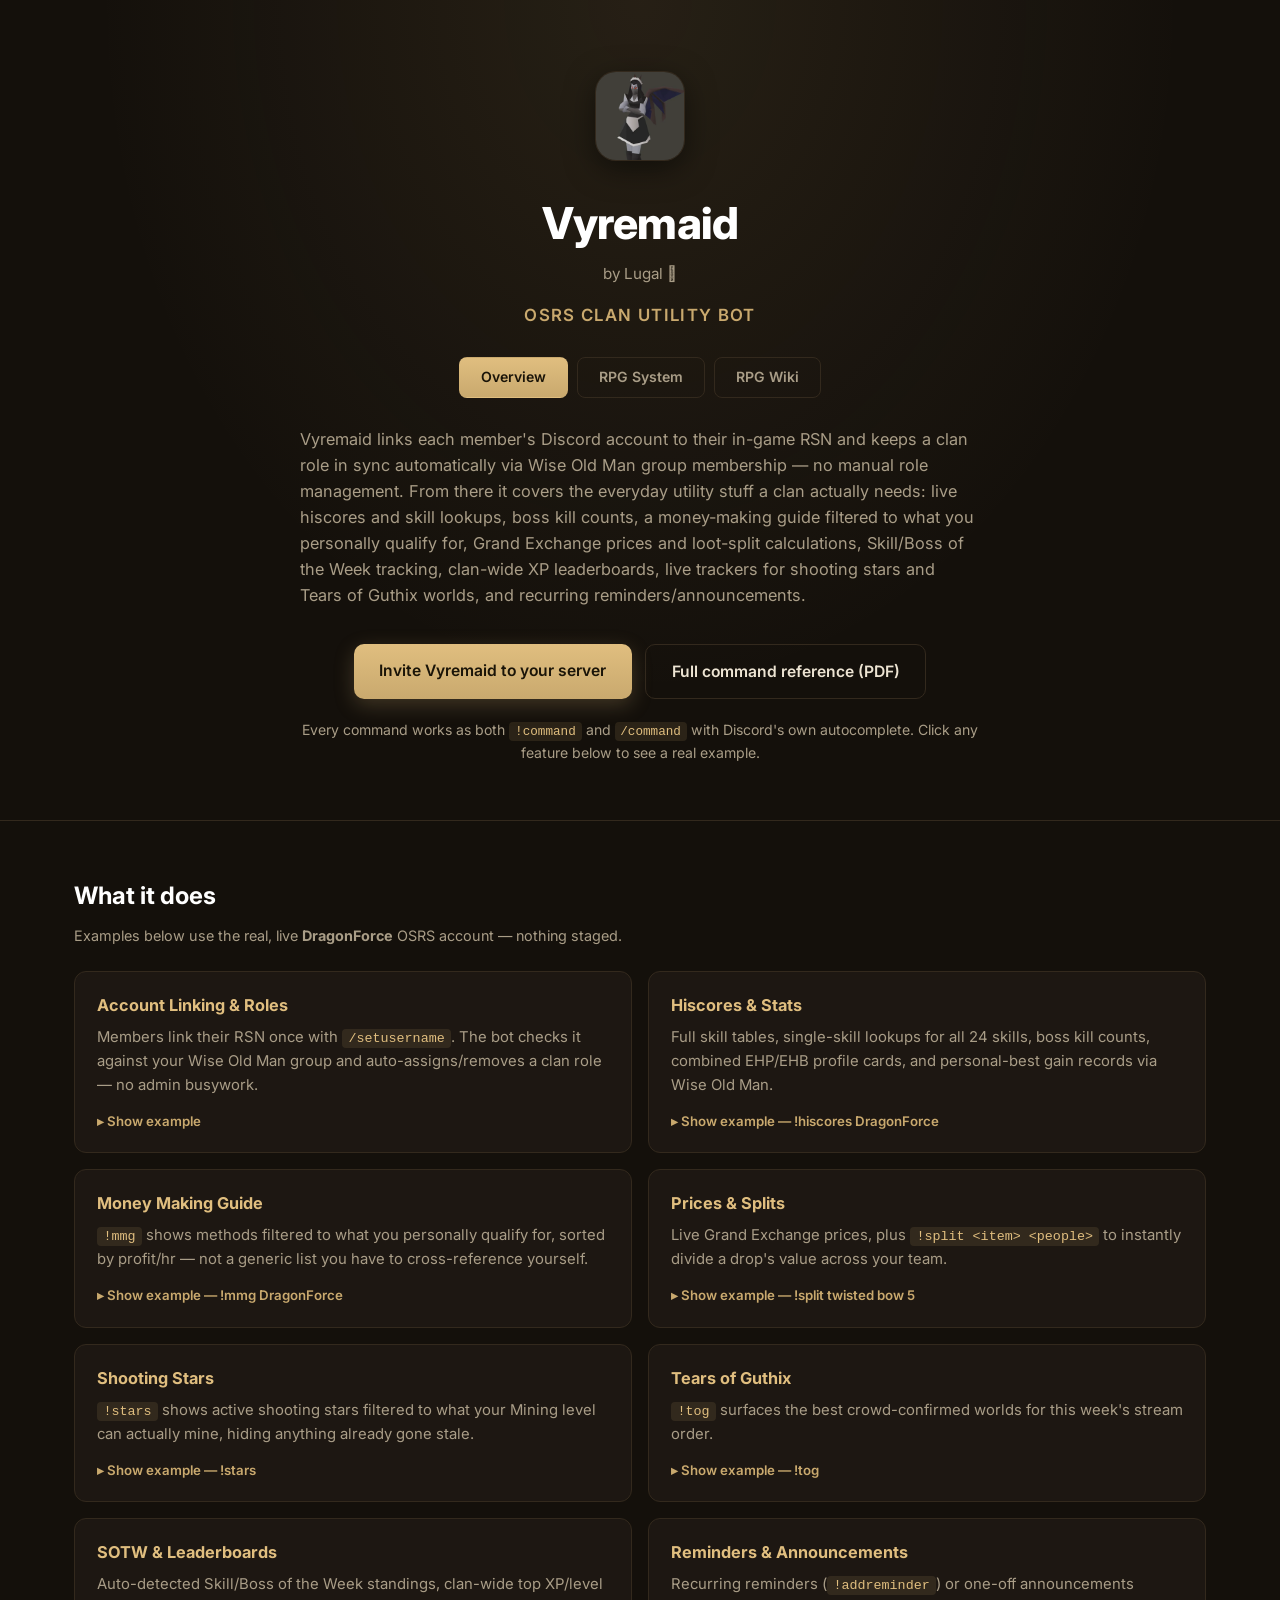
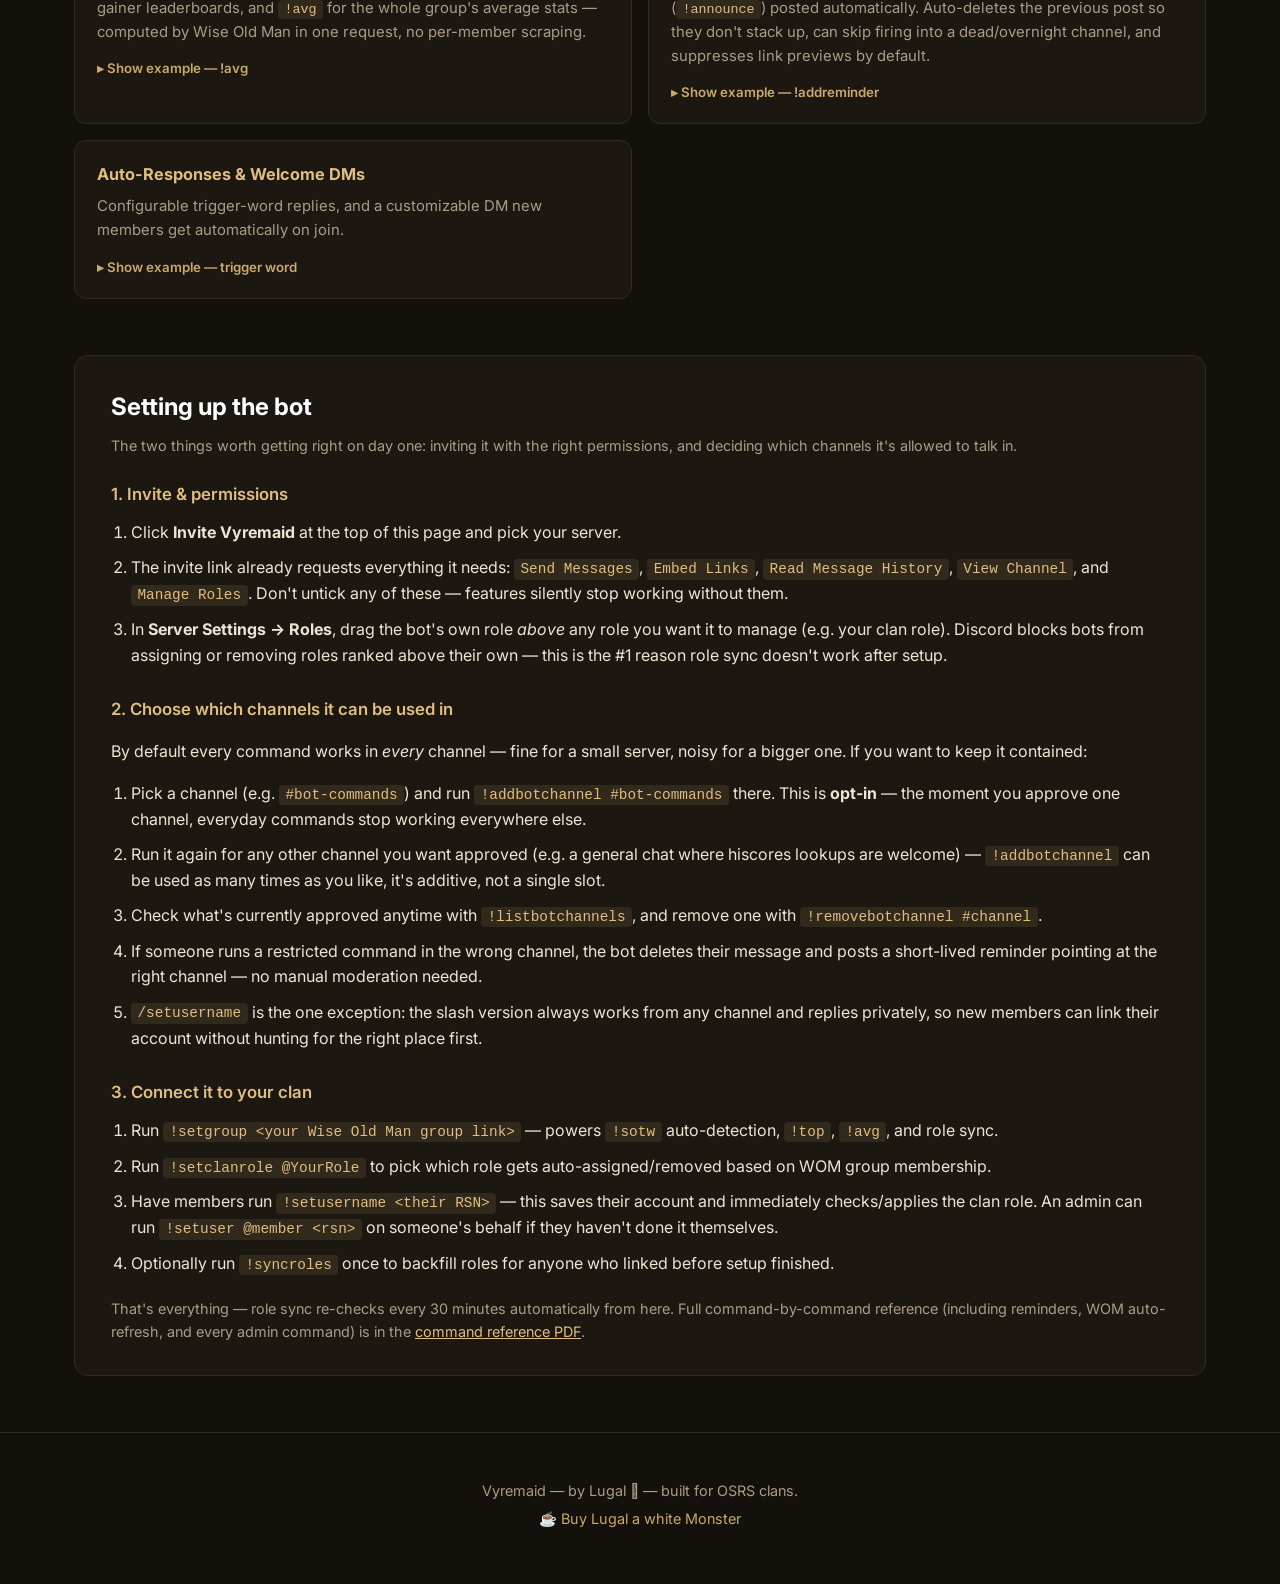
<file: index.html>
<!DOCTYPE html>
<html lang="en">
<head>
<meta charset="UTF-8">
<meta name="viewport" content="width=device-width, initial-scale=1.0">
<title>Vyremaid — OSRS Clan Utility Bot</title>
<meta name="description" content="A Discord bot for Old School RuneScape clans — hiscores, WOM role sync, money making guide, GE prices, shooting stars, Tears of Guthix, and more.">
<link rel="icon" href="assets/icon.png">
<link rel="preconnect" href="https://fonts.googleapis.com">
<link rel="preconnect" href="https://fonts.gstatic.com" crossorigin>
<link href="https://fonts.googleapis.com/css2?family=Inter:wght@400;500;600;700;800&display=swap" rel="stylesheet">
<link rel="stylesheet" href="style.css">
</head>
<body>

<header class="hero">
  <div class="hero-inner">
    <img src="assets/icon.png" alt="Vyremaid" class="hero-icon">
    <h1>Vyremaid</h1>
    <p class="by-line">by Lugal 𒈗</p>
    <p class="tagline">OSRS Clan Utility Bot</p>
    <nav class="page-tabs">
      <a href="index.html" class="active">Overview</a>
      <a href="rpg.html">RPG System</a>
      <a href="wiki.html">RPG Wiki</a>
    </nav>
    <p class="summary">
      Vyremaid links each member's Discord account to their in-game RSN and keeps a clan role
      in sync automatically via Wise Old Man group membership — no manual role management.
      From there it covers the everyday utility stuff a clan actually needs: live hiscores and
      skill lookups, boss kill counts, a money-making guide filtered to what you personally
      qualify for, Grand Exchange prices and loot-split calculations, Skill/Boss of the Week
      tracking, clan-wide XP leaderboards, live trackers for shooting stars and Tears of Guthix
      worlds, and recurring reminders/announcements.
    </p>
    <div class="cta-row">
      <a class="btn btn-primary" href="https://discord.com/api/oauth2/authorize?client_id=1522560442784940052&permissions=268520448&scope=bot%20applications.commands">
        Invite Vyremaid to your server
      </a>
      <a class="btn btn-secondary" href="Vyremaid-Commands.pdf">
        Full command reference (PDF)
      </a>
    </div>
    <p class="slash-note">Every command works as both <code>!command</code> and <code>/command</code> with Discord's own autocomplete. Click any feature below to see a real example.</p>
  </div>
</header>

<main>

  <section class="features">
    <h2>What it does</h2>
    <p class="section-note">Examples below use the real, live <strong>DragonForce</strong> OSRS account — nothing staged.</p>
    <div class="feature-grid">

      <div class="feature-card">
        <h3>Account Linking &amp; Roles</h3>
        <p>Members link their RSN once with <code>/setusername</code>. The bot checks it against your Wise Old Man group and auto-assigns/removes a clan role — no admin busywork.</p>
        <details class="example">
          <summary>Show example</summary>
          <div class="discord-mock">
            <div class="dc-user">
              <img class="dc-avatar" src="assets/icon.png" alt="">
              <span class="dc-username">Vyremaid</span>
              <span class="dc-bot-tag">BOT</span>
            </div>
            <p class="dc-plain-text">✅ Saved — your default RSN is now <strong>DragonForce</strong>.</p>
            <p class="dc-plain-text">✅ Matched you to the clan on Wise Old Man — gave you the <span class="dc-mention">@Clan Member</span> role.</p>
          </div>
        </details>
      </div>

      <div class="feature-card">
        <h3>Hiscores &amp; Stats</h3>
        <p>Full skill tables, single-skill lookups for all 24 skills, boss kill counts, combined EHP/EHB profile cards, and personal-best gain records via Wise Old Man.</p>
        <details class="example">
          <summary>Show example — !hiscores DragonForce</summary>
          <div class="discord-mock">
            <div class="dc-user">
              <img class="dc-avatar" src="assets/icon.png" alt="">
              <span class="dc-username">Vyremaid</span>
              <span class="dc-bot-tag">BOT</span>
            </div>
            <div class="dc-embed" style="--embed-color:#f1c40f">
              <div class="dc-embed-author"><img src="assets/icon.png" alt="">Vyremaid — by Lugal 𒈗</div>
              <div class="dc-embed-title">📊 Hiscores: DragonForce</div>
              <div class="dc-embed-fields dc-fields-3">
                <div><div class="dc-field-name">Attack</div><div class="dc-field-value">1</div>
                     <div class="dc-field-name">Strength</div><div class="dc-field-value">99</div>
                     <div class="dc-field-name">Defence</div><div class="dc-field-value">99</div>
                     <div class="dc-field-name">Ranged</div><div class="dc-field-value">65</div>
                     <div class="dc-field-name">Prayer</div><div class="dc-field-value">99</div>
                     <div class="dc-field-name">Magic</div><div class="dc-field-value">60</div>
                     <div class="dc-field-name">Runecraft</div><div class="dc-field-value">99</div>
                     <div class="dc-field-name">Construction</div><div class="dc-field-value">99</div></div>
                <div><div class="dc-field-name">Hitpoints</div><div class="dc-field-value">99</div>
                     <div class="dc-field-name">Agility</div><div class="dc-field-value">99</div>
                     <div class="dc-field-name">Herblore</div><div class="dc-field-value">99</div>
                     <div class="dc-field-name">Thieving</div><div class="dc-field-value">99</div>
                     <div class="dc-field-name">Crafting</div><div class="dc-field-value">99</div>
                     <div class="dc-field-name">Fletching</div><div class="dc-field-value">99</div>
                     <div class="dc-field-name">Slayer</div><div class="dc-field-value">97</div>
                     <div class="dc-field-name">Hunter</div><div class="dc-field-value">99</div></div>
                <div><div class="dc-field-name">Mining</div><div class="dc-field-value">99</div>
                     <div class="dc-field-name">Smithing</div><div class="dc-field-value">99</div>
                     <div class="dc-field-name">Fishing</div><div class="dc-field-value">99</div>
                     <div class="dc-field-name">Cooking</div><div class="dc-field-value">99</div>
                     <div class="dc-field-name">Firemaking</div><div class="dc-field-value">99</div>
                     <div class="dc-field-name">Woodcutting</div><div class="dc-field-value">99</div>
                     <div class="dc-field-name">Farming</div><div class="dc-field-value">99</div>
                     <div class="dc-field-name">Sailing</div><div class="dc-field-value">99</div></div>
              </div>
              <div class="dc-embed-fields">
                <div class="dc-plain-text">🏆 <strong>Total Level:</strong> 2203 &nbsp; ✨ <strong>Total XP:</strong> 758,070,982 &nbsp; 🏅 <strong>Rank:</strong> #14,221</div>
              </div>
              <div class="dc-embed-footer">Buy Lugal a white Monster — https://ko-fi.com/lugal</div>
            </div>
          </div>
        </details>
      </div>

      <div class="feature-card">
        <h3>Money Making Guide</h3>
        <p><code>!mmg</code> shows methods filtered to what you personally qualify for, sorted by profit/hr — not a generic list you have to cross-reference yourself.</p>
        <details class="example">
          <summary>Show example — !mmg DragonForce</summary>
          <div class="discord-mock">
            <div class="dc-user">
              <img class="dc-avatar" src="assets/icon.png" alt="">
              <span class="dc-username">Vyremaid</span>
              <span class="dc-bot-tag">BOT</span>
            </div>
            <div class="dc-embed" style="--embed-color:#2ecc71">
              <div class="dc-embed-author"><img src="assets/icon.png" alt="">Vyremaid — by Lugal 𒈗</div>
              <div class="dc-embed-title">💰 Money Making Guide — DragonForce</div>
              <div class="dc-embed-fields dc-fields-2">
                <div><div class="dc-field-title">Making divine super combat potions — 14,380,800 gp/hr</div><div class="dc-field-desc">Skilling/Herblore | Herblore 97+</div></div>
                <div><div class="dc-field-title">Smithing oathplate armour — 12,708,000 gp/hr</div><div class="dc-field-desc">Skilling | Smithing 83+</div></div>
                <div><div class="dc-field-title">Making divine ranging potions — 9,599,100 gp/hr</div><div class="dc-field-desc">Skilling/Herblore | Herblore 74+</div></div>
                <div><div class="dc-field-title">Making divine bastion potions — 9,540,300 gp/hr</div><div class="dc-field-desc">Skilling/Herblore | Herblore 86+</div></div>
                <div><div class="dc-field-title">Making divine battlemage potions — 8,332,800 gp/hr</div><div class="dc-field-desc">Skilling/Herblore | Herblore 86+</div></div>
                <div><div class="dc-field-title">Crafting sunfire runes — 7,981,000 gp/hr</div><div class="dc-field-desc">Skilling/Runecraft | Runecraft 98+</div></div>
                <div><div class="dc-field-title">Making divine magic potions — 7,698,600 gp/hr</div><div class="dc-field-desc">Skilling/Herblore | Herblore 78+</div></div>
                <div><div class="dc-field-title">Cutting raw marlin — 5,610,000 gp/hr</div><div class="dc-field-desc">Processing | No requirements</div></div>
              </div>
              <div class="dc-embed-footer">Data cached from the OSRS Wiki, refreshed periodically — prices may drift slightly.<br>Buy Lugal a white Monster — https://ko-fi.com/lugal</div>
            </div>
          </div>
        </details>
      </div>

      <div class="feature-card">
        <h3>Prices &amp; Splits</h3>
        <p>Live Grand Exchange prices, plus <code>!split &lt;item&gt; &lt;people&gt;</code> to instantly divide a drop's value across your team.</p>
        <details class="example">
          <summary>Show example — !split twisted bow 5</summary>
          <div class="discord-mock">
            <div class="dc-user">
              <img class="dc-avatar" src="assets/icon.png" alt="">
              <span class="dc-username">Vyremaid</span>
              <span class="dc-bot-tag">BOT</span>
            </div>
            <div class="dc-embed" style="--embed-color:#f1c40f">
              <div class="dc-embed-author"><img src="assets/icon.png" alt="">Vyremaid — by Lugal 𒈗</div>
              <div class="dc-embed-title">💰 Splitting Twisted bow</div>
              <div class="dc-embed-fields">
                <div><div class="dc-field-name">Item value</div><div class="dc-field-value">1,353,161,702 gp</div></div>
                <div><div class="dc-field-name">Split between</div><div class="dc-field-value">5 people</div></div>
              </div>
              <div class="dc-embed-fields">
                <div><div class="dc-field-name">Each share</div><div class="dc-field-value"><strong>270,632,340 gp</strong></div></div>
              </div>
              <div class="dc-embed-footer">Value = average of current insta-buy/insta-sell — actual proceeds will vary with GE tax and price movement.<br>Buy Lugal a white Monster — https://ko-fi.com/lugal</div>
            </div>
          </div>
        </details>
      </div>

      <div class="feature-card">
        <h3>Shooting Stars</h3>
        <p><code>!stars</code> shows active shooting stars filtered to what your Mining level can actually mine, hiding anything already gone stale.</p>
        <details class="example">
          <summary>Show example — !stars</summary>
          <div class="discord-mock">
            <div class="dc-user">
              <img class="dc-avatar" src="assets/icon.png" alt="">
              <span class="dc-username">Vyremaid</span>
              <span class="dc-bot-tag">BOT</span>
            </div>
            <div class="dc-embed" style="--embed-color:#f1c40f">
              <div class="dc-embed-author"><img src="assets/icon.png" alt="">Vyremaid — by Lugal 𒈗</div>
              <div class="dc-embed-title">⭐ Active Shooting Stars</div>
              <pre class="dc-code">Tier World  Time     Location
T9   370    1m ago   Prifddinas Zalcano entrance
T9   518    6m ago   Coal Trucks west of Seers'
T9   323    7m ago   Southwest of Brimhaven
T9   613    11m ago  Lunar Isle mine entrance
T8   317    0m ago   Port Khazard mine
T8   480    0m ago   Port Khazard mine</pre>
              <div class="dc-embed-footer">Filtered to your Mining level (99), top 2 tiers only.<br>Buy Lugal a white Monster — https://ko-fi.com/lugal</div>
            </div>
          </div>
        </details>
      </div>

      <div class="feature-card">
        <h3>Tears of Guthix</h3>
        <p><code>!tog</code> surfaces the best crowd-confirmed worlds for this week's stream order.</p>
        <details class="example">
          <summary>Show example — !tog</summary>
          <div class="discord-mock">
            <div class="dc-user">
              <img class="dc-avatar" src="assets/icon.png" alt="">
              <span class="dc-username">Vyremaid</span>
              <span class="dc-bot-tag">BOT</span>
            </div>
            <div class="dc-embed" style="--embed-color:#3498db">
              <div class="dc-embed-author"><img src="assets/icon.png" alt="">Vyremaid — by Lugal 𒈗</div>
              <div class="dc-embed-title">💧 Best Tears of Guthix Worlds</div>
              <pre class="dc-code">World  Hits  Stream Order
403    2952  gggbbb
504    1173  gggbbb
360    509   gggbbb
536    426   gggbbb
355    334   gggbbb</pre>
              <div class="dc-embed-footer">Hits = how many times the community confirmed that world's stream order this week.<br>Buy Lugal a white Monster — https://ko-fi.com/lugal</div>
            </div>
          </div>
        </details>
      </div>

      <div class="feature-card">
        <h3>SOTW &amp; Leaderboards</h3>
        <p>Auto-detected Skill/Boss of the Week standings, clan-wide top XP/level gainer leaderboards, and <code>!avg</code> for the whole group's average stats — computed by Wise Old Man in one request, no per-member scraping.</p>
        <details class="example">
          <summary>Show example — !avg</summary>
          <div class="discord-mock">
            <div class="dc-user">
              <img class="dc-avatar" src="assets/icon.png" alt="">
              <span class="dc-username">Vyremaid</span>
              <span class="dc-bot-tag">BOT</span>
            </div>
            <div class="dc-embed" style="--embed-color:#f1c40f">
              <div class="dc-embed-author"><img src="assets/icon.png" alt="">Vyremaid — by Lugal 𒈗</div>
              <div class="dc-embed-title">📊 Group Average Skill Levels</div>
              <div class="dc-embed-fields dc-fields-3">
                <div><div class="dc-field-name">Attack</div><div class="dc-field-value">93</div>
                     <div class="dc-field-name">Strength</div><div class="dc-field-value">97</div>
                     <div class="dc-field-name">Defence</div><div class="dc-field-value">90</div>
                     <div class="dc-field-name">Ranged</div><div class="dc-field-value">97</div>
                     <div class="dc-field-name">Prayer</div><div class="dc-field-value">85</div>
                     <div class="dc-field-name">Magic</div><div class="dc-field-value">94</div>
                     <div class="dc-field-name">Runecraft</div><div class="dc-field-value">78</div>
                     <div class="dc-field-name">Construction</div><div class="dc-field-value">82</div></div>
                <div><div class="dc-field-name">Hitpoints</div><div class="dc-field-value">99</div>
                     <div class="dc-field-name">Agility</div><div class="dc-field-value">81</div>
                     <div class="dc-field-name">Herblore</div><div class="dc-field-value">83</div>
                     <div class="dc-field-name">Thieving</div><div class="dc-field-value">84</div>
                     <div class="dc-field-name">Crafting</div><div class="dc-field-value">85</div>
                     <div class="dc-field-name">Fletching</div><div class="dc-field-value">85</div>
                     <div class="dc-field-name">Slayer</div><div class="dc-field-value">89</div>
                     <div class="dc-field-name">Hunter</div><div class="dc-field-value">83</div></div>
                <div><div class="dc-field-name">Mining</div><div class="dc-field-value">83</div>
                     <div class="dc-field-name">Smithing</div><div class="dc-field-value">81</div>
                     <div class="dc-field-name">Fishing</div><div class="dc-field-value">83</div>
                     <div class="dc-field-name">Cooking</div><div class="dc-field-value">92</div>
                     <div class="dc-field-name">Firemaking</div><div class="dc-field-value">88</div>
                     <div class="dc-field-name">Woodcutting</div><div class="dc-field-value">85</div>
                     <div class="dc-field-name">Farming</div><div class="dc-field-value">89</div>
                     <div class="dc-field-name">Sailing</div><div class="dc-field-value">82</div></div>
              </div>
              <div class="dc-embed-fields">
                <div class="dc-plain-text">🏆 <strong>Avg Total Level:</strong> 2088 &nbsp; ✨ <strong>Avg Total XP:</strong> 119,854,712</div>
              </div>
              <div class="dc-embed-footer">Maxed in group: 4 total level, 16 combat, 1 200m all skills.<br>Buy Lugal a white Monster — https://ko-fi.com/lugal</div>
            </div>
          </div>
        </details>
      </div>

      <div class="feature-card">
        <h3>Reminders &amp; Announcements</h3>
        <p>Recurring reminders (<code>!addreminder</code>) or one-off announcements (<code>!announce</code>) posted automatically. Auto-deletes the previous post so they don't stack up, can skip firing into a dead/overnight channel, and suppresses link previews by default.</p>
        <details class="example">
          <summary>Show example — !addreminder</summary>
          <div class="discord-mock">
            <div class="dc-user">
              <img class="dc-avatar" src="assets/icon.png" alt="">
              <span class="dc-username">Vyremaid</span>
              <span class="dc-bot-tag">BOT</span>
            </div>
            <p class="dc-plain-text">✅ Saved — reminder <strong>#3</strong> will post in <span class="dc-mention">#awards</span> every 1d: "Don't forget to vote for this week's award! 🏆"</p>
          </div>
        </details>
      </div>

      <div class="feature-card">
        <h3>Auto-Responses &amp; Welcome DMs</h3>
        <p>Configurable trigger-word replies, and a customizable DM new members get automatically on join.</p>
        <details class="example">
          <summary>Show example — trigger word</summary>
          <div class="discord-mock">
            <div class="dc-user">
              <span class="dc-username" style="color:#f2f3f5">Some Member</span>
            </div>
            <p class="dc-plain-text">anyone got a spare zenyte shard</p>
            <div class="dc-user" style="margin-top:0.5rem">
              <img class="dc-avatar" src="assets/icon.png" alt="">
              <span class="dc-username">Vyremaid</span>
              <span class="dc-bot-tag">BOT</span>
            </div>
            <p class="dc-plain-text">Check the GE first — try <code>!price zenyte shard</code> 💎</p>
          </div>
        </details>
      </div>

    </div>
  </section>

  <section class="setup">
    <h2>Setting up the bot</h2>
    <p class="section-note">The two things worth getting right on day one: inviting it with the right permissions, and deciding which channels it's allowed to talk in.</p>

    <h3>1. Invite &amp; permissions</h3>
    <ol>
      <li>Click <strong>Invite Vyremaid</strong> at the top of this page and pick your server.</li>
      <li>The invite link already requests everything it needs: <code>Send Messages</code>, <code>Embed Links</code>, <code>Read Message History</code>, <code>View Channel</code>, and <code>Manage Roles</code>. Don't untick any of these — features silently stop working without them.</li>
      <li>In <strong>Server Settings → Roles</strong>, drag the bot's own role <em>above</em> any role you want it to manage (e.g. your clan role). Discord blocks bots from assigning or removing roles ranked above their own — this is the #1 reason role sync doesn't work after setup.</li>
    </ol>

    <h3>2. Choose which channels it can be used in</h3>
    <p>By default every command works in <em>every</em> channel — fine for a small server, noisy for a bigger one. If you want to keep it contained:</p>
    <ol>
      <li>Pick a channel (e.g. <code>#bot-commands</code>) and run <code>!addbotchannel #bot-commands</code> there. This is <strong>opt-in</strong> — the moment you approve one channel, everyday commands stop working everywhere else.</li>
      <li>Run it again for any other channel you want approved (e.g. a general chat where hiscores lookups are welcome) — <code>!addbotchannel</code> can be used as many times as you like, it's additive, not a single slot.</li>
      <li>Check what's currently approved anytime with <code>!listbotchannels</code>, and remove one with <code>!removebotchannel #channel</code>.</li>
      <li>If someone runs a restricted command in the wrong channel, the bot deletes their message and posts a short-lived reminder pointing at the right channel — no manual moderation needed.</li>
      <li><code>/setusername</code> is the one exception: the slash version always works from any channel and replies privately, so new members can link their account without hunting for the right place first.</li>
    </ol>

    <h3>3. Connect it to your clan</h3>
    <ol>
      <li>Run <code>!setgroup &lt;your Wise Old Man group link&gt;</code> — powers <code>!sotw</code> auto-detection, <code>!top</code>, <code>!avg</code>, and role sync.</li>
      <li>Run <code>!setclanrole @YourRole</code> to pick which role gets auto-assigned/removed based on WOM group membership.</li>
      <li>Have members run <code>!setusername &lt;their RSN&gt;</code> — this saves their account and immediately checks/applies the clan role. An admin can run <code>!setuser @member &lt;rsn&gt;</code> on someone's behalf if they haven't done it themselves.</li>
      <li>Optionally run <code>!syncroles</code> once to backfill roles for anyone who linked before setup finished.</li>
    </ol>

    <p class="setup-note">That's everything — role sync re-checks every 30 minutes automatically from here. Full command-by-command reference (including reminders, WOM auto-refresh, and every admin command) is in the <a href="Vyremaid-Commands.pdf">command reference PDF</a>.</p>
  </section>

</main>

<footer>
  <p>Vyremaid — by Lugal 𒈗 — built for OSRS clans.</p>
  <p><a href="https://ko-fi.com/lugal">☕ Buy Lugal a white Monster</a></p>
</footer>

</body>
</html>
</file>
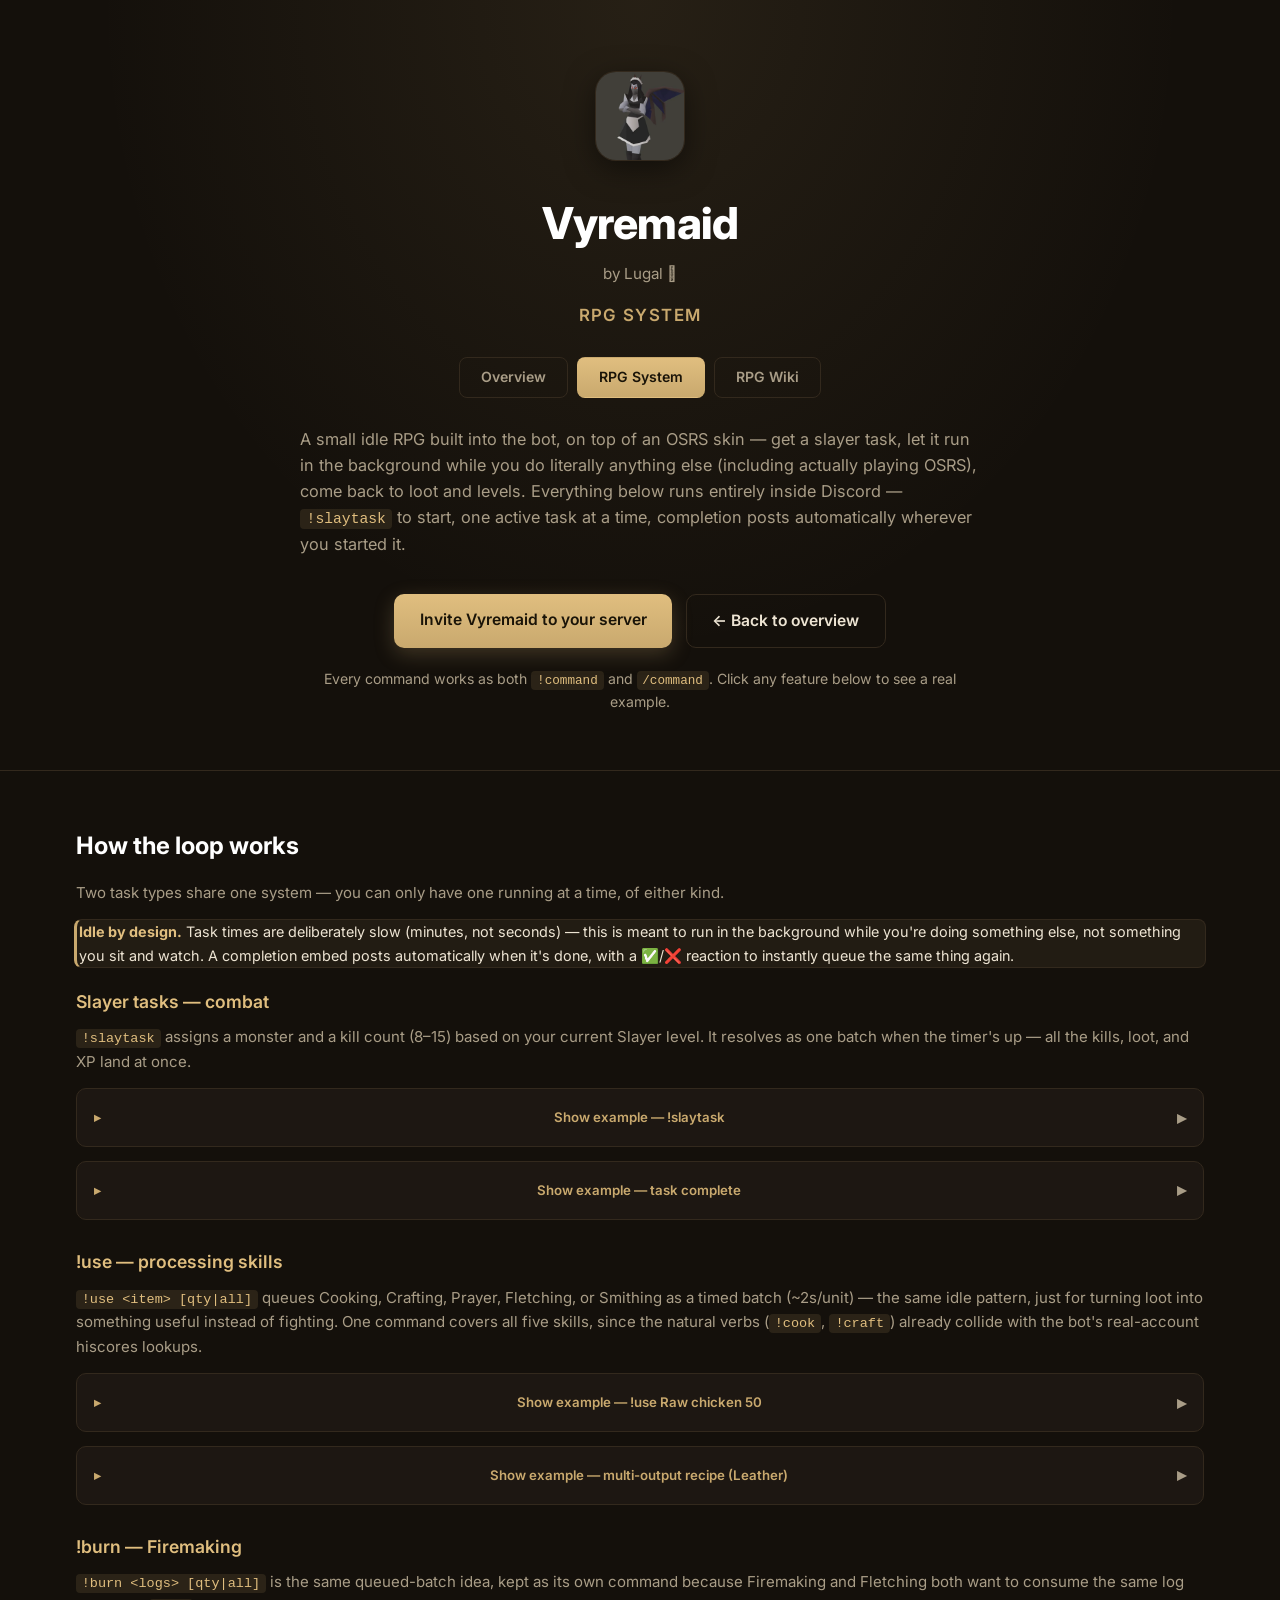
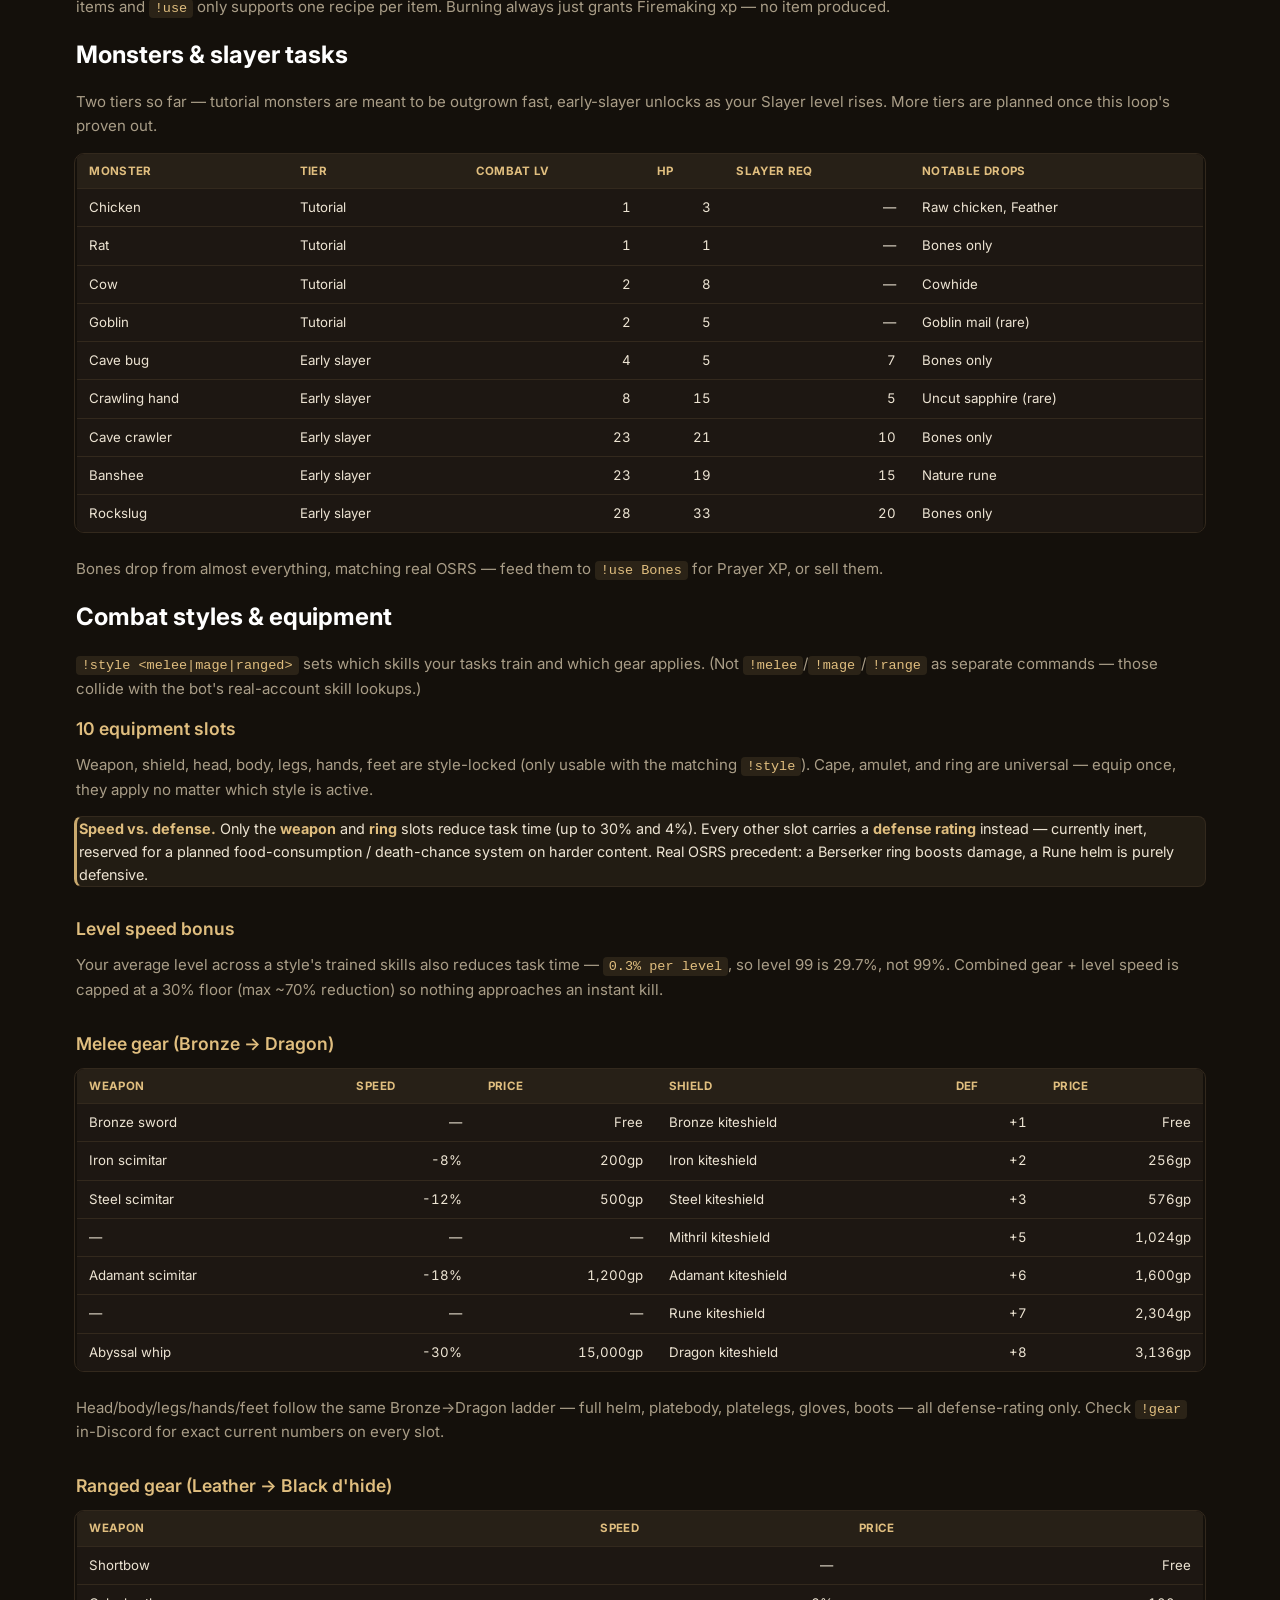
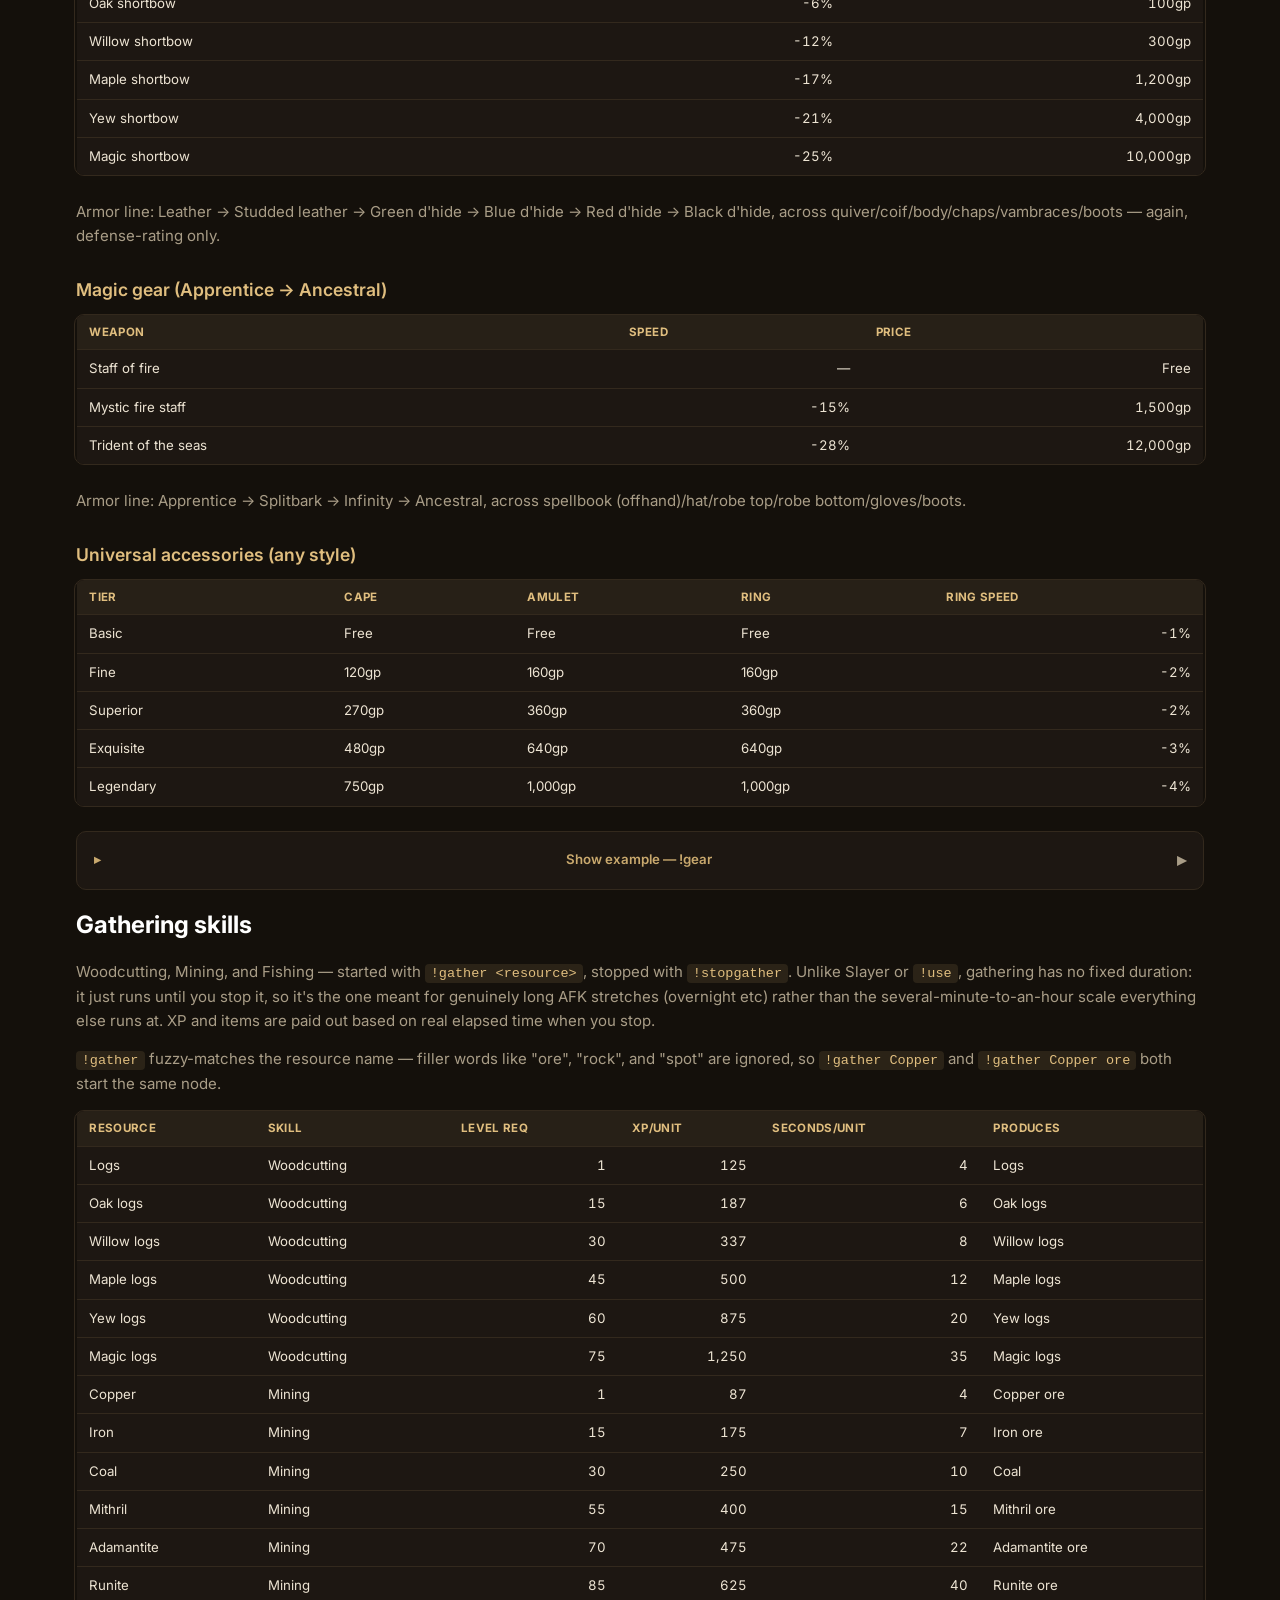
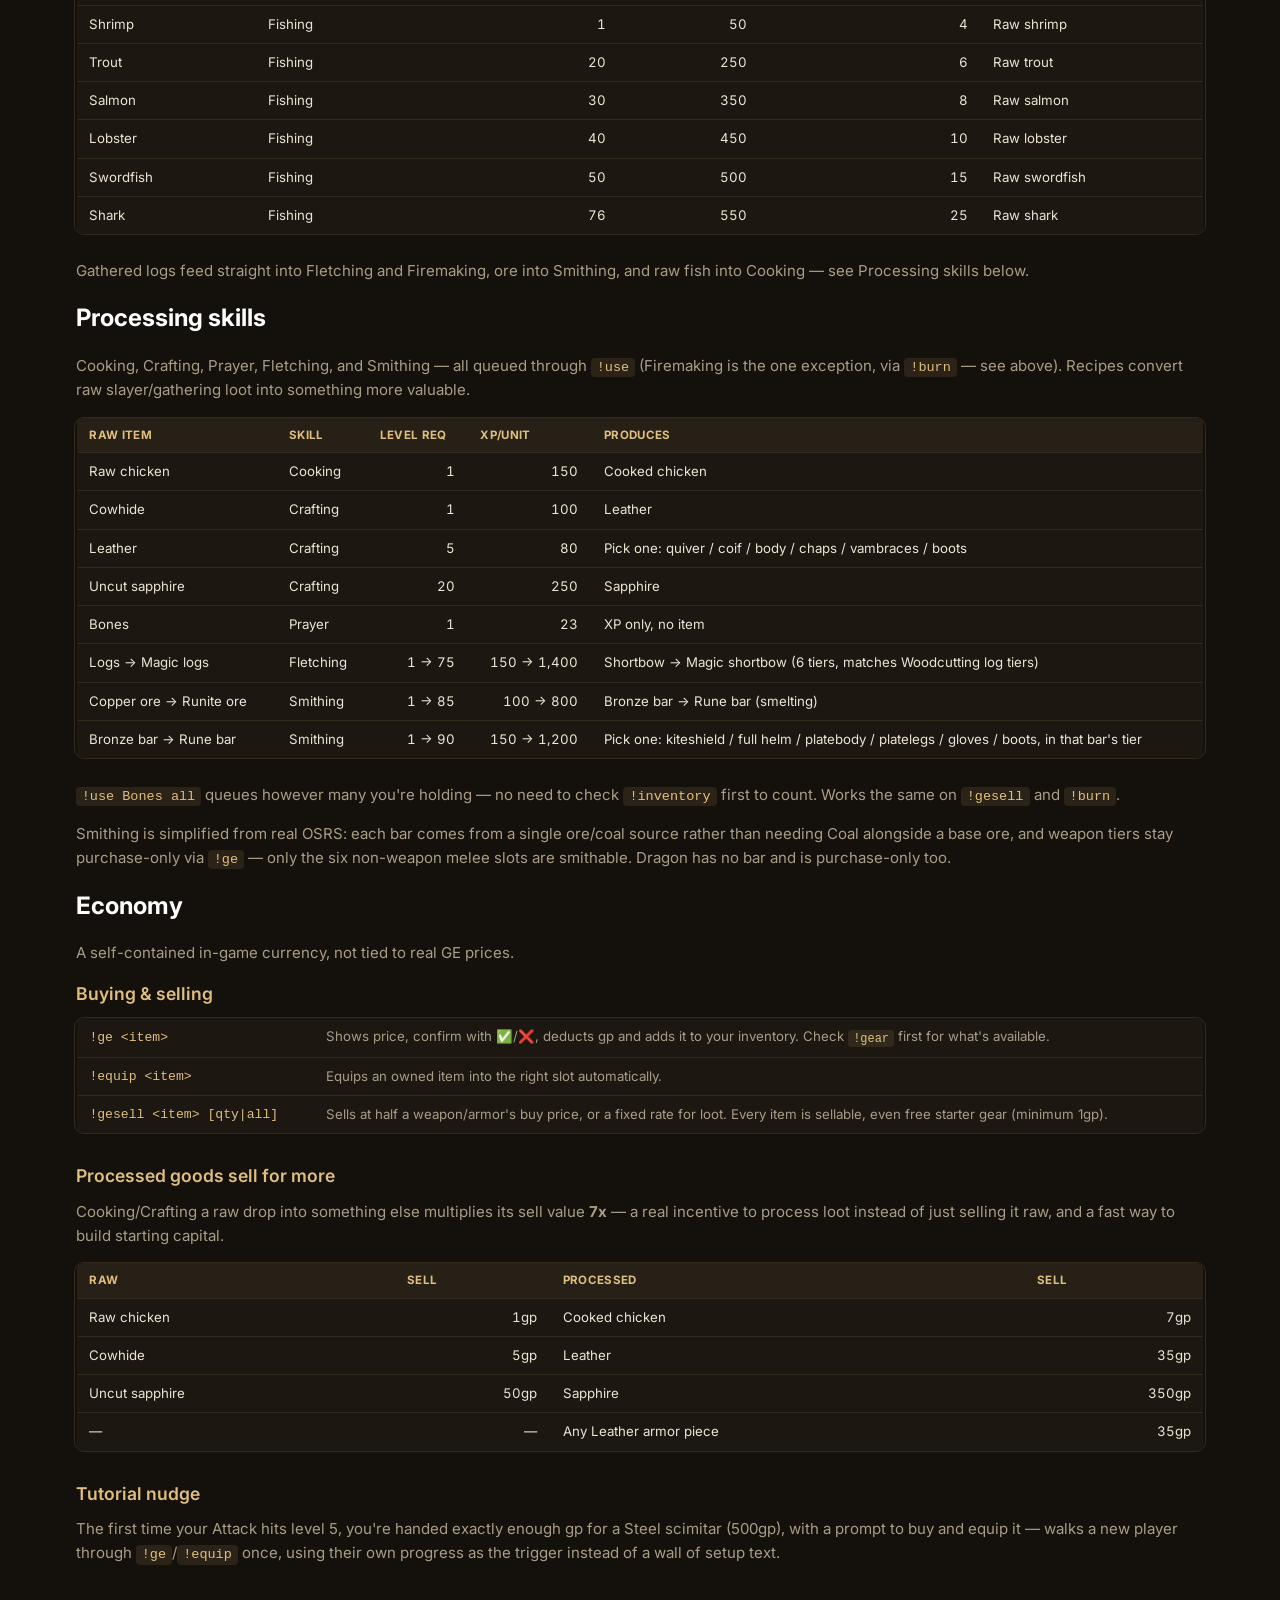
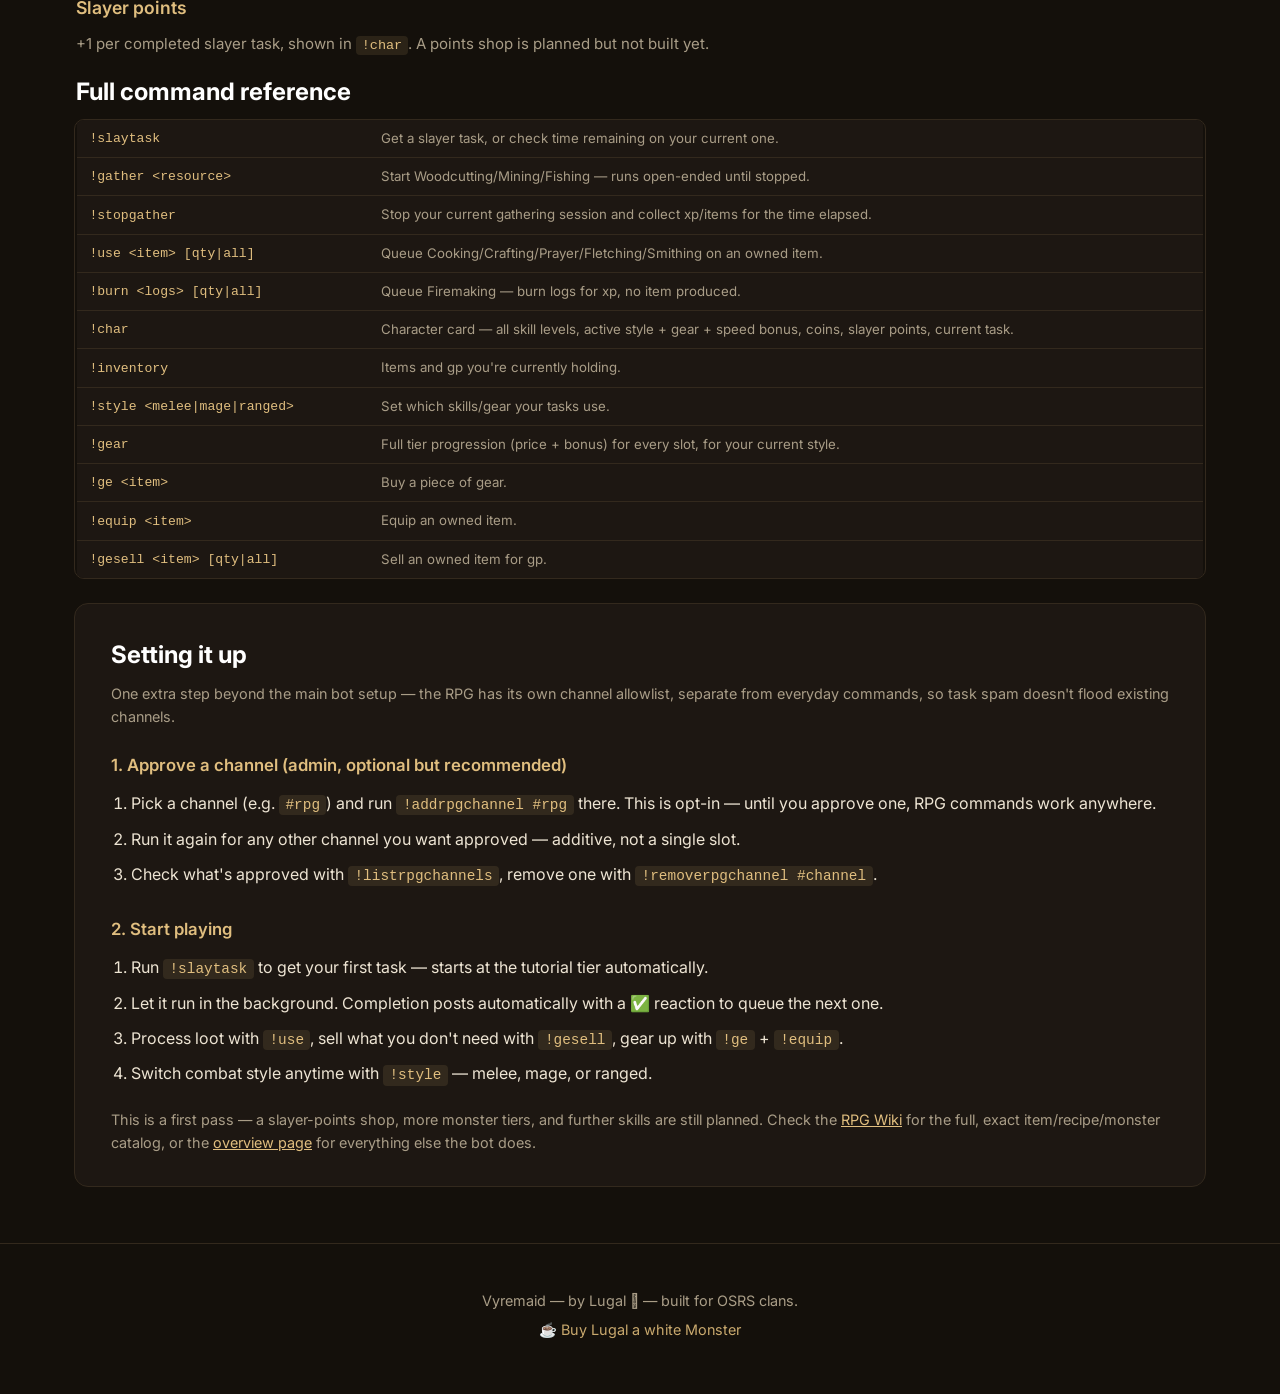
<file: rpg.html>
<!DOCTYPE html>
<html lang="en">
<head>
<meta charset="UTF-8">
<meta name="viewport" content="width=device-width, initial-scale=1.0">
<title>Vyremaid RPG — Idle Slayer Minigame</title>
<meta name="description" content="Vyremaid's built-in idle RPG: OSRS-themed slayer tasks, gear, and processing skills you run alongside actual Old School RuneScape.">
<link rel="icon" href="assets/icon.png">
<link rel="preconnect" href="https://fonts.googleapis.com">
<link rel="preconnect" href="https://fonts.gstatic.com" crossorigin>
<link href="https://fonts.googleapis.com/css2?family=Inter:wght@400;500;600;700;800&display=swap" rel="stylesheet">
<link rel="stylesheet" href="style.css">
</head>
<body>

<header class="hero">
  <div class="hero-inner">
    <img src="assets/icon.png" alt="Vyremaid" class="hero-icon">
    <h1>Vyremaid</h1>
    <p class="by-line">by Lugal 𒈗</p>
    <p class="tagline">RPG System</p>
    <nav class="page-tabs">
      <a href="index.html">Overview</a>
      <a href="rpg.html" class="active">RPG System</a>
      <a href="wiki.html">RPG Wiki</a>
    </nav>
    <p class="summary">
      A small idle RPG built into the bot, on top of an OSRS skin — get a slayer task, let it
      run in the background while you do literally anything else (including actually playing
      OSRS), come back to loot and levels. Everything below runs entirely inside Discord —
      <code>!slaytask</code> to start, one active task at a time, completion posts
      automatically wherever you started it.
    </p>
    <div class="cta-row">
      <a class="btn btn-primary" href="https://discord.com/api/oauth2/authorize?client_id=1522560442784940052&permissions=268520448&scope=bot%20applications.commands">
        Invite Vyremaid to your server
      </a>
      <a class="btn btn-secondary" href="index.html">
        ← Back to overview
      </a>
    </div>
    <p class="slash-note">Every command works as both <code>!command</code> and <code>/command</code>. Click any feature below to see a real example.</p>
  </div>
</header>

<main>

  <section class="rpg-section">
    <h2>How the loop works</h2>
    <p class="section-note">Two task types share one system — you can only have one running at a time, of either kind.</p>

    <div class="callout">
      <strong>Idle by design.</strong> Task times are deliberately slow (minutes, not seconds) —
      this is meant to run in the background while you're doing something else, not something
      you sit and watch. A completion embed posts automatically when it's done, with a ✅/❌
      reaction to instantly queue the same thing again.
    </div>

    <h3>Slayer tasks — combat</h3>
    <p><code>!slaytask</code> assigns a monster and a kill count (8–15) based on your current Slayer level. It resolves as one batch when the timer's up — all the kills, loot, and XP land at once.</p>
    <details class="example">
      <summary>Show example — !slaytask</summary>
      <div class="discord-mock">
        <div class="dc-user">
          <img class="dc-avatar" src="assets/icon.png" alt="">
          <span class="dc-username">Vyremaid</span>
          <span class="dc-bot-tag">BOT</span>
        </div>
        <div class="dc-embed" style="--embed-color:#8b2e2e">
          <div class="dc-embed-author"><img src="assets/icon.png" alt="">Vyremaid — by Lugal 𒈗</div>
          <div class="dc-embed-title">🗡️ New slayer task</div>
          <p class="dc-plain-text" style="margin:0">12x Cave crawler — back in about 6m 24s.</p>
        </div>
      </div>
    </details>
    <details class="example">
      <summary>Show example — task complete</summary>
      <div class="discord-mock">
        <div class="dc-user">
          <img class="dc-avatar" src="assets/icon.png" alt="">
          <span class="dc-username">Vyremaid</span>
          <span class="dc-bot-tag">BOT</span>
        </div>
        <div class="dc-embed" style="--embed-color:#8b2e2e">
          <div class="dc-embed-author"><img src="assets/icon.png" alt="">Vyremaid — by Lugal 𒈗</div>
          <div class="dc-embed-title">🗡️ Slayer task complete</div>
          <p class="dc-plain-text" style="margin:0 0 0.5rem">@Player finished 12x Cave crawler</p>
          <div class="dc-embed-fields dc-fields-3">
            <div class="dc-field-name">XP gained</div>
            <div class="dc-field-value">Attack: +140 xp (Lv 6)<br>Strength: +140 xp (Lv 6)<br>Defence: +140 xp (Lv 6)<br>Hitpoints: +134 xp (Lv 7)<br>Slayer: +63 xp (Lv 4)</div>
            <div class="dc-field-name">Loot</div>
            <div class="dc-field-value">132 gp<br>12x Bones</div>
            <div class="dc-field-name">Slayer points</div>
            <div class="dc-field-value">+1 (total: 7)</div>
          </div>
        </div>
        <p class="dc-plain-text" style="margin-top:0.4rem;font-size:0.72rem;color:#949ba4">React ✅ for another task, ❌ to skip (expires in 2 min)</p>
      </div>
    </details>

    <h3>!use — processing skills</h3>
    <p><code>!use &lt;item&gt; [qty|all]</code> queues Cooking, Crafting, Prayer, Fletching, or Smithing as a timed batch (~2s/unit) — the same idle pattern, just for turning loot into something useful instead of fighting. One command covers all five skills, since the natural verbs (<code>!cook</code>, <code>!craft</code>) already collide with the bot's real-account hiscores lookups.</p>
    <details class="example">
      <summary>Show example — !use Raw chicken 50</summary>
      <div class="discord-mock">
        <div class="dc-user">
          <img class="dc-avatar" src="assets/icon.png" alt="">
          <span class="dc-username">Vyremaid</span>
          <span class="dc-bot-tag">BOT</span>
        </div>
        <div class="dc-embed" style="--embed-color:#1a7a6e">
          <div class="dc-embed-author"><img src="assets/icon.png" alt="">Vyremaid — by Lugal 𒈗</div>
          <div class="dc-embed-title">🛠️ Cooking queued</div>
          <p class="dc-plain-text" style="margin:0">50x Raw chicken — back in about 1m 40s.</p>
        </div>
      </div>
    </details>
    <details class="example">
      <summary>Show example — multi-output recipe (Leather)</summary>
      <div class="discord-mock">
        <div class="dc-user">
          <img class="dc-avatar" src="assets/icon.png" alt="">
          <span class="dc-username">Vyremaid</span>
          <span class="dc-bot-tag">BOT</span>
        </div>
        <div class="dc-embed" style="--embed-color:#3a3550">
          <p class="dc-plain-text" style="margin:0">What do you want to make with 5x Leather?<br>
          1️⃣ Leather quiver<br>2️⃣ Leather coif<br>3️⃣ Leather body<br>4️⃣ Leather chaps<br>5️⃣ Leather vambraces<br>6️⃣ Leather boots</p>
        </div>
        <p class="dc-plain-text" style="margin-top:0.4rem;font-size:0.72rem;color:#949ba4">React with a number to pick — some recipes (like Leather → range armor, or a Smithing bar → melee armor) have more than one possible output.</p>
      </div>
    </details>

    <h3>!burn — Firemaking</h3>
    <p><code>!burn &lt;logs&gt; [qty|all]</code> is the same queued-batch idea, kept as its own command because Firemaking and Fletching both want to consume the same log items and <code>!use</code> only supports one recipe per item. Burning always just grants Firemaking xp — no item produced.</p>
  </section>

  <section class="rpg-section">
    <h2>Monsters &amp; slayer tasks</h2>
    <p class="section-note">Two tiers so far — tutorial monsters are meant to be outgrown fast, early-slayer unlocks as your Slayer level rises. More tiers are planned once this loop's proven out.</p>

    <div class="table-scroll">
      <table class="data-table">
        <thead><tr><th>Monster</th><th>Tier</th><th class="num">Combat Lv</th><th class="num">HP</th><th class="num">Slayer req</th><th>Notable drops</th></tr></thead>
        <tbody>
          <tr><td>Chicken</td><td>Tutorial</td><td class="num">1</td><td class="num">3</td><td class="num">—</td><td>Raw chicken, Feather</td></tr>
          <tr><td>Rat</td><td>Tutorial</td><td class="num">1</td><td class="num">1</td><td class="num">—</td><td>Bones only</td></tr>
          <tr><td>Cow</td><td>Tutorial</td><td class="num">2</td><td class="num">8</td><td class="num">—</td><td>Cowhide</td></tr>
          <tr><td>Goblin</td><td>Tutorial</td><td class="num">2</td><td class="num">5</td><td class="num">—</td><td>Goblin mail (rare)</td></tr>
          <tr><td>Cave bug</td><td>Early slayer</td><td class="num">4</td><td class="num">5</td><td class="num">7</td><td>Bones only</td></tr>
          <tr><td>Crawling hand</td><td>Early slayer</td><td class="num">8</td><td class="num">15</td><td class="num">5</td><td>Uncut sapphire (rare)</td></tr>
          <tr><td>Cave crawler</td><td>Early slayer</td><td class="num">23</td><td class="num">21</td><td class="num">10</td><td>Bones only</td></tr>
          <tr><td>Banshee</td><td>Early slayer</td><td class="num">23</td><td class="num">19</td><td class="num">15</td><td>Nature rune</td></tr>
          <tr><td>Rockslug</td><td>Early slayer</td><td class="num">28</td><td class="num">33</td><td class="num">20</td><td>Bones only</td></tr>
        </tbody>
      </table>
    </div>
    <p>Bones drop from almost everything, matching real OSRS — feed them to <code>!use Bones</code> for Prayer XP, or sell them.</p>
  </section>

  <section class="rpg-section">
    <h2>Combat styles &amp; equipment</h2>
    <p class="section-note"><code>!style &lt;melee|mage|ranged&gt;</code> sets which skills your tasks train and which gear applies. (Not <code>!melee</code>/<code>!mage</code>/<code>!range</code> as separate commands — those collide with the bot's real-account skill lookups.)</p>

    <h3>10 equipment slots</h3>
    <p>Weapon, shield, head, body, legs, hands, feet are style-locked (only usable with the matching <code>!style</code>). Cape, amulet, and ring are universal — equip once, they apply no matter which style is active.</p>

    <div class="callout">
      <strong>Speed vs. defense.</strong> Only the <strong>weapon</strong> and <strong>ring</strong> slots reduce task time (up to 30% and 4%). Every other slot carries a <strong>defense rating</strong> instead — currently inert, reserved for a planned food-consumption / death-chance system on harder content. Real OSRS precedent: a Berserker ring boosts damage, a Rune helm is purely defensive.
    </div>

    <h3>Level speed bonus</h3>
    <p>Your average level across a style's trained skills also reduces task time — <code>0.3% per level</code>, so level 99 is 29.7%, not 99%. Combined gear + level speed is capped at a 30% floor (max ~70% reduction) so nothing approaches an instant kill.</p>

    <h3>Melee gear (Bronze → Dragon)</h3>
    <div class="table-scroll">
      <table class="data-table">
        <thead><tr><th>Weapon</th><th class="num">Speed</th><th class="num">Price</th><th>Shield</th><th class="num">Def</th><th class="num">Price</th></tr></thead>
        <tbody>
          <tr><td>Bronze sword</td><td class="num">—</td><td class="num">Free</td><td>Bronze kiteshield</td><td class="num">+1</td><td class="num">Free</td></tr>
          <tr><td>Iron scimitar</td><td class="num">-8%</td><td class="num">200gp</td><td>Iron kiteshield</td><td class="num">+2</td><td class="num">256gp</td></tr>
          <tr><td>Steel scimitar</td><td class="num">-12%</td><td class="num">500gp</td><td>Steel kiteshield</td><td class="num">+3</td><td class="num">576gp</td></tr>
          <tr><td>—</td><td class="num">—</td><td class="num">—</td><td>Mithril kiteshield</td><td class="num">+5</td><td class="num">1,024gp</td></tr>
          <tr><td>Adamant scimitar</td><td class="num">-18%</td><td class="num">1,200gp</td><td>Adamant kiteshield</td><td class="num">+6</td><td class="num">1,600gp</td></tr>
          <tr><td>—</td><td class="num">—</td><td class="num">—</td><td>Rune kiteshield</td><td class="num">+7</td><td class="num">2,304gp</td></tr>
          <tr><td>Abyssal whip</td><td class="num">-30%</td><td class="num">15,000gp</td><td>Dragon kiteshield</td><td class="num">+8</td><td class="num">3,136gp</td></tr>
        </tbody>
      </table>
    </div>
    <p>Head/body/legs/hands/feet follow the same Bronze→Dragon ladder — full helm, platebody, platelegs, gloves, boots — all defense-rating only. Check <code>!gear</code> in-Discord for exact current numbers on every slot.</p>

    <h3>Ranged gear (Leather → Black d'hide)</h3>
    <div class="table-scroll">
      <table class="data-table">
        <thead><tr><th>Weapon</th><th class="num">Speed</th><th class="num">Price</th></tr></thead>
        <tbody>
          <tr><td>Shortbow</td><td class="num">—</td><td class="num">Free</td></tr>
          <tr><td>Oak shortbow</td><td class="num">-6%</td><td class="num">100gp</td></tr>
          <tr><td>Willow shortbow</td><td class="num">-12%</td><td class="num">300gp</td></tr>
          <tr><td>Maple shortbow</td><td class="num">-17%</td><td class="num">1,200gp</td></tr>
          <tr><td>Yew shortbow</td><td class="num">-21%</td><td class="num">4,000gp</td></tr>
          <tr><td>Magic shortbow</td><td class="num">-25%</td><td class="num">10,000gp</td></tr>
        </tbody>
      </table>
    </div>
    <p>Armor line: Leather → Studded leather → Green d'hide → Blue d'hide → Red d'hide → Black d'hide, across quiver/coif/body/chaps/vambraces/boots — again, defense-rating only.</p>

    <h3>Magic gear (Apprentice → Ancestral)</h3>
    <div class="table-scroll">
      <table class="data-table">
        <thead><tr><th>Weapon</th><th class="num">Speed</th><th class="num">Price</th></tr></thead>
        <tbody>
          <tr><td>Staff of fire</td><td class="num">—</td><td class="num">Free</td></tr>
          <tr><td>Mystic fire staff</td><td class="num">-15%</td><td class="num">1,500gp</td></tr>
          <tr><td>Trident of the seas</td><td class="num">-28%</td><td class="num">12,000gp</td></tr>
        </tbody>
      </table>
    </div>
    <p>Armor line: Apprentice → Splitbark → Infinity → Ancestral, across spellbook (offhand)/hat/robe top/robe bottom/gloves/boots.</p>

    <h3>Universal accessories (any style)</h3>
    <div class="table-scroll">
      <table class="data-table">
        <thead><tr><th>Tier</th><th>Cape</th><th>Amulet</th><th>Ring</th><th class="num">Ring speed</th></tr></thead>
        <tbody>
          <tr><td>Basic</td><td>Free</td><td>Free</td><td>Free</td><td class="num">-1%</td></tr>
          <tr><td>Fine</td><td>120gp</td><td>160gp</td><td>160gp</td><td class="num">-2%</td></tr>
          <tr><td>Superior</td><td>270gp</td><td>360gp</td><td>360gp</td><td class="num">-2%</td></tr>
          <tr><td>Exquisite</td><td>480gp</td><td>640gp</td><td>640gp</td><td class="num">-3%</td></tr>
          <tr><td>Legendary</td><td>750gp</td><td>1,000gp</td><td>1,000gp</td><td class="num">-4%</td></tr>
        </tbody>
      </table>
    </div>

    <details class="example">
      <summary>Show example — !gear</summary>
      <div class="discord-mock">
        <div class="dc-user">
          <img class="dc-avatar" src="assets/icon.png" alt="">
          <span class="dc-username">Vyremaid</span>
          <span class="dc-bot-tag">BOT</span>
        </div>
        <div class="dc-embed" style="--embed-color:#5c4a8c">
          <div class="dc-embed-author"><img src="assets/icon.png" alt="">Vyremaid — by Lugal 𒈗</div>
          <div class="dc-embed-title">Gear catalog — Melee</div>
          <p class="dc-plain-text" style="margin:0 0 0.5rem;font-size:0.78rem">Style-locked slots below use your current style; cape/amulet/ring work with any style.</p>
          <div class="dc-embed-fields dc-fields-2">
            <div class="dc-field-name">Weapon</div>
            <div class="dc-field-value">Bronze sword (-0%, Free) → Iron scimitar (-8%, 200gp) → Steel scimitar (-12%, 500gp) → Adamant scimitar (-18%, 1,200gp) → Abyssal whip (-30%, 15,000gp)</div>
            <div class="dc-field-name">Shield</div>
            <div class="dc-field-value">Bronze kiteshield (+1 def, Free) → … → Dragon kiteshield (+8 def, 3,136gp)</div>
          </div>
        </div>
      </div>
    </details>
  </section>

  <section class="rpg-section">
    <h2>Gathering skills</h2>
    <p class="section-note">Woodcutting, Mining, and Fishing — started with <code>!gather &lt;resource&gt;</code>, stopped with <code>!stopgather</code>. Unlike Slayer or <code>!use</code>, gathering has no fixed duration: it just runs until you stop it, so it's the one meant for genuinely long AFK stretches (overnight etc) rather than the several-minute-to-an-hour scale everything else runs at. XP and items are paid out based on real elapsed time when you stop.</p>

    <p><code>!gather</code> fuzzy-matches the resource name — filler words like "ore", "rock", and "spot" are ignored, so <code>!gather Copper</code> and <code>!gather Copper ore</code> both start the same node.</p>

    <div class="table-scroll">
      <table class="data-table">
        <thead><tr><th>Resource</th><th>Skill</th><th class="num">Level req</th><th class="num">XP/unit</th><th class="num">Seconds/unit</th><th>Produces</th></tr></thead>
        <tbody>
          <tr><td>Logs</td><td>Woodcutting</td><td class="num">1</td><td class="num">125</td><td class="num">4</td><td>Logs</td></tr>
          <tr><td>Oak logs</td><td>Woodcutting</td><td class="num">15</td><td class="num">187</td><td class="num">6</td><td>Oak logs</td></tr>
          <tr><td>Willow logs</td><td>Woodcutting</td><td class="num">30</td><td class="num">337</td><td class="num">8</td><td>Willow logs</td></tr>
          <tr><td>Maple logs</td><td>Woodcutting</td><td class="num">45</td><td class="num">500</td><td class="num">12</td><td>Maple logs</td></tr>
          <tr><td>Yew logs</td><td>Woodcutting</td><td class="num">60</td><td class="num">875</td><td class="num">20</td><td>Yew logs</td></tr>
          <tr><td>Magic logs</td><td>Woodcutting</td><td class="num">75</td><td class="num">1,250</td><td class="num">35</td><td>Magic logs</td></tr>
          <tr><td>Copper</td><td>Mining</td><td class="num">1</td><td class="num">87</td><td class="num">4</td><td>Copper ore</td></tr>
          <tr><td>Iron</td><td>Mining</td><td class="num">15</td><td class="num">175</td><td class="num">7</td><td>Iron ore</td></tr>
          <tr><td>Coal</td><td>Mining</td><td class="num">30</td><td class="num">250</td><td class="num">10</td><td>Coal</td></tr>
          <tr><td>Mithril</td><td>Mining</td><td class="num">55</td><td class="num">400</td><td class="num">15</td><td>Mithril ore</td></tr>
          <tr><td>Adamantite</td><td>Mining</td><td class="num">70</td><td class="num">475</td><td class="num">22</td><td>Adamantite ore</td></tr>
          <tr><td>Runite</td><td>Mining</td><td class="num">85</td><td class="num">625</td><td class="num">40</td><td>Runite ore</td></tr>
          <tr><td>Shrimp</td><td>Fishing</td><td class="num">1</td><td class="num">50</td><td class="num">4</td><td>Raw shrimp</td></tr>
          <tr><td>Trout</td><td>Fishing</td><td class="num">20</td><td class="num">250</td><td class="num">6</td><td>Raw trout</td></tr>
          <tr><td>Salmon</td><td>Fishing</td><td class="num">30</td><td class="num">350</td><td class="num">8</td><td>Raw salmon</td></tr>
          <tr><td>Lobster</td><td>Fishing</td><td class="num">40</td><td class="num">450</td><td class="num">10</td><td>Raw lobster</td></tr>
          <tr><td>Swordfish</td><td>Fishing</td><td class="num">50</td><td class="num">500</td><td class="num">15</td><td>Raw swordfish</td></tr>
          <tr><td>Shark</td><td>Fishing</td><td class="num">76</td><td class="num">550</td><td class="num">25</td><td>Raw shark</td></tr>
        </tbody>
      </table>
    </div>
    <p>Gathered logs feed straight into Fletching and Firemaking, ore into Smithing, and raw fish into Cooking — see Processing skills below.</p>
  </section>

  <section class="rpg-section">
    <h2>Processing skills</h2>
    <p class="section-note">Cooking, Crafting, Prayer, Fletching, and Smithing — all queued through <code>!use</code> (Firemaking is the one exception, via <code>!burn</code> — see above). Recipes convert raw slayer/gathering loot into something more valuable.</p>

    <div class="table-scroll">
      <table class="data-table">
        <thead><tr><th>Raw item</th><th>Skill</th><th class="num">Level req</th><th class="num">XP/unit</th><th>Produces</th></tr></thead>
        <tbody>
          <tr><td>Raw chicken</td><td>Cooking</td><td class="num">1</td><td class="num">150</td><td>Cooked chicken</td></tr>
          <tr><td>Cowhide</td><td>Crafting</td><td class="num">1</td><td class="num">100</td><td>Leather</td></tr>
          <tr><td>Leather</td><td>Crafting</td><td class="num">5</td><td class="num">80</td><td>Pick one: quiver / coif / body / chaps / vambraces / boots</td></tr>
          <tr><td>Uncut sapphire</td><td>Crafting</td><td class="num">20</td><td class="num">250</td><td>Sapphire</td></tr>
          <tr><td>Bones</td><td>Prayer</td><td class="num">1</td><td class="num">23</td><td>XP only, no item</td></tr>
          <tr><td>Logs → Magic logs</td><td>Fletching</td><td class="num">1 → 75</td><td class="num">150 → 1,400</td><td>Shortbow → Magic shortbow (6 tiers, matches Woodcutting log tiers)</td></tr>
          <tr><td>Copper ore → Runite ore</td><td>Smithing</td><td class="num">1 → 85</td><td class="num">100 → 800</td><td>Bronze bar → Rune bar (smelting)</td></tr>
          <tr><td>Bronze bar → Rune bar</td><td>Smithing</td><td class="num">1 → 90</td><td class="num">150 → 1,200</td><td>Pick one: kiteshield / full helm / platebody / platelegs / gloves / boots, in that bar's tier</td></tr>
        </tbody>
      </table>
    </div>
    <p><code>!use Bones all</code> queues however many you're holding — no need to check <code>!inventory</code> first to count. Works the same on <code>!gesell</code> and <code>!burn</code>.</p>
    <p class="section-note" style="margin-top:0.6rem">Smithing is simplified from real OSRS: each bar comes from a single ore/coal source rather than needing Coal alongside a base ore, and weapon tiers stay purchase-only via <code>!ge</code> — only the six non-weapon melee slots are smithable. Dragon has no bar and is purchase-only too.</p>
  </section>

  <section class="rpg-section">
    <h2>Economy</h2>
    <p class="section-note">A self-contained in-game currency, not tied to real GE prices.</p>

    <h3>Buying &amp; selling</h3>
    <div class="table-scroll">
      <table class="data-table cmd-table">
        <tbody>
          <tr><td>!ge &lt;item&gt;</td><td>Shows price, confirm with ✅/❌, deducts gp and adds it to your inventory. Check <code>!gear</code> first for what's available.</td></tr>
          <tr><td>!equip &lt;item&gt;</td><td>Equips an owned item into the right slot automatically.</td></tr>
          <tr><td>!gesell &lt;item&gt; [qty|all]</td><td>Sells at half a weapon/armor's buy price, or a fixed rate for loot. Every item is sellable, even free starter gear (minimum 1gp).</td></tr>
        </tbody>
      </table>
    </div>

    <h3>Processed goods sell for more</h3>
    <p>Cooking/Crafting a raw drop into something else multiplies its sell value <strong>7x</strong> — a real incentive to process loot instead of just selling it raw, and a fast way to build starting capital.</p>
    <div class="table-scroll">
      <table class="data-table">
        <thead><tr><th>Raw</th><th class="num">Sell</th><th>Processed</th><th class="num">Sell</th></tr></thead>
        <tbody>
          <tr><td>Raw chicken</td><td class="num">1gp</td><td>Cooked chicken</td><td class="num">7gp</td></tr>
          <tr><td>Cowhide</td><td class="num">5gp</td><td>Leather</td><td class="num">35gp</td></tr>
          <tr><td>Uncut sapphire</td><td class="num">50gp</td><td>Sapphire</td><td class="num">350gp</td></tr>
          <tr><td>—</td><td class="num">—</td><td>Any Leather armor piece</td><td class="num">35gp</td></tr>
        </tbody>
      </table>
    </div>

    <h3>Tutorial nudge</h3>
    <p>The first time your Attack hits level 5, you're handed exactly enough gp for a Steel scimitar (500gp), with a prompt to buy and equip it — walks a new player through <code>!ge</code>/<code>!equip</code> once, using their own progress as the trigger instead of a wall of setup text.</p>

    <h3>Slayer points</h3>
    <p>+1 per completed slayer task, shown in <code>!char</code>. A points shop is planned but not built yet.</p>
  </section>

  <section class="rpg-section">
    <h2>Full command reference</h2>
    <div class="table-scroll">
      <table class="data-table cmd-table">
        <tbody>
          <tr><td>!slaytask</td><td>Get a slayer task, or check time remaining on your current one.</td></tr>
          <tr><td>!gather &lt;resource&gt;</td><td>Start Woodcutting/Mining/Fishing — runs open-ended until stopped.</td></tr>
          <tr><td>!stopgather</td><td>Stop your current gathering session and collect xp/items for the time elapsed.</td></tr>
          <tr><td>!use &lt;item&gt; [qty|all]</td><td>Queue Cooking/Crafting/Prayer/Fletching/Smithing on an owned item.</td></tr>
          <tr><td>!burn &lt;logs&gt; [qty|all]</td><td>Queue Firemaking — burn logs for xp, no item produced.</td></tr>
          <tr><td>!char</td><td>Character card — all skill levels, active style + gear + speed bonus, coins, slayer points, current task.</td></tr>
          <tr><td>!inventory</td><td>Items and gp you're currently holding.</td></tr>
          <tr><td>!style &lt;melee|mage|ranged&gt;</td><td>Set which skills/gear your tasks use.</td></tr>
          <tr><td>!gear</td><td>Full tier progression (price + bonus) for every slot, for your current style.</td></tr>
          <tr><td>!ge &lt;item&gt;</td><td>Buy a piece of gear.</td></tr>
          <tr><td>!equip &lt;item&gt;</td><td>Equip an owned item.</td></tr>
          <tr><td>!gesell &lt;item&gt; [qty|all]</td><td>Sell an owned item for gp.</td></tr>
        </tbody>
      </table>
    </div>
  </section>

  <section class="setup">
    <h2>Setting it up</h2>
    <p class="section-note">One extra step beyond the main bot setup — the RPG has its own channel allowlist, separate from everyday commands, so task spam doesn't flood existing channels.</p>

    <h3>1. Approve a channel (admin, optional but recommended)</h3>
    <ol>
      <li>Pick a channel (e.g. <code>#rpg</code>) and run <code>!addrpgchannel #rpg</code> there. This is opt-in — until you approve one, RPG commands work anywhere.</li>
      <li>Run it again for any other channel you want approved — additive, not a single slot.</li>
      <li>Check what's approved with <code>!listrpgchannels</code>, remove one with <code>!removerpgchannel #channel</code>.</li>
    </ol>

    <h3>2. Start playing</h3>
    <ol>
      <li>Run <code>!slaytask</code> to get your first task — starts at the tutorial tier automatically.</li>
      <li>Let it run in the background. Completion posts automatically with a ✅ reaction to queue the next one.</li>
      <li>Process loot with <code>!use</code>, sell what you don't need with <code>!gesell</code>, gear up with <code>!ge</code> + <code>!equip</code>.</li>
      <li>Switch combat style anytime with <code>!style</code> — melee, mage, or ranged.</li>
    </ol>

    <p class="setup-note">This is a first pass — a slayer-points shop, more monster tiers, and further skills are still planned. Check the <a href="wiki.html">RPG Wiki</a> for the full, exact item/recipe/monster catalog, or the <a href="index.html">overview page</a> for everything else the bot does.</p>
  </section>

</main>

<footer>
  <p>Vyremaid — by Lugal 𒈗 — built for OSRS clans.</p>
  <p><a href="https://ko-fi.com/lugal">☕ Buy Lugal a white Monster</a></p>
</footer>

</body>
</html>
</file>
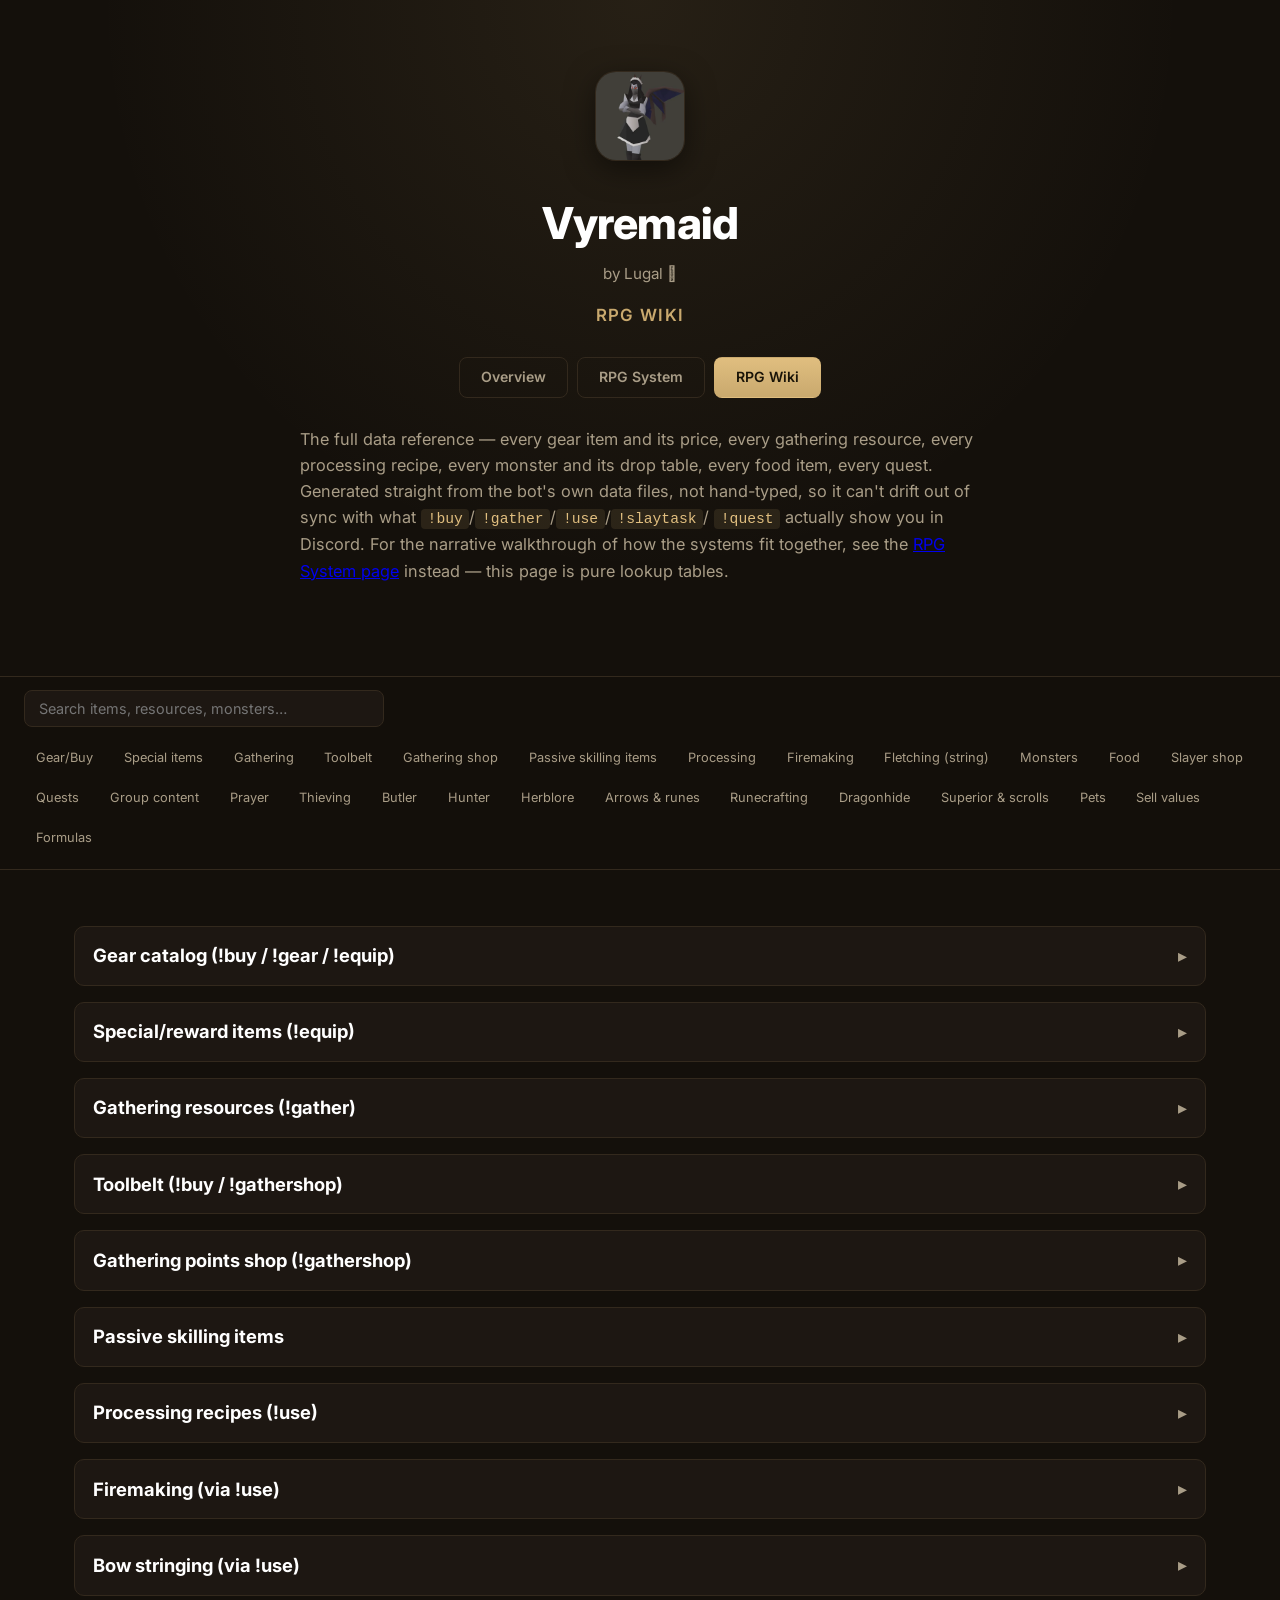
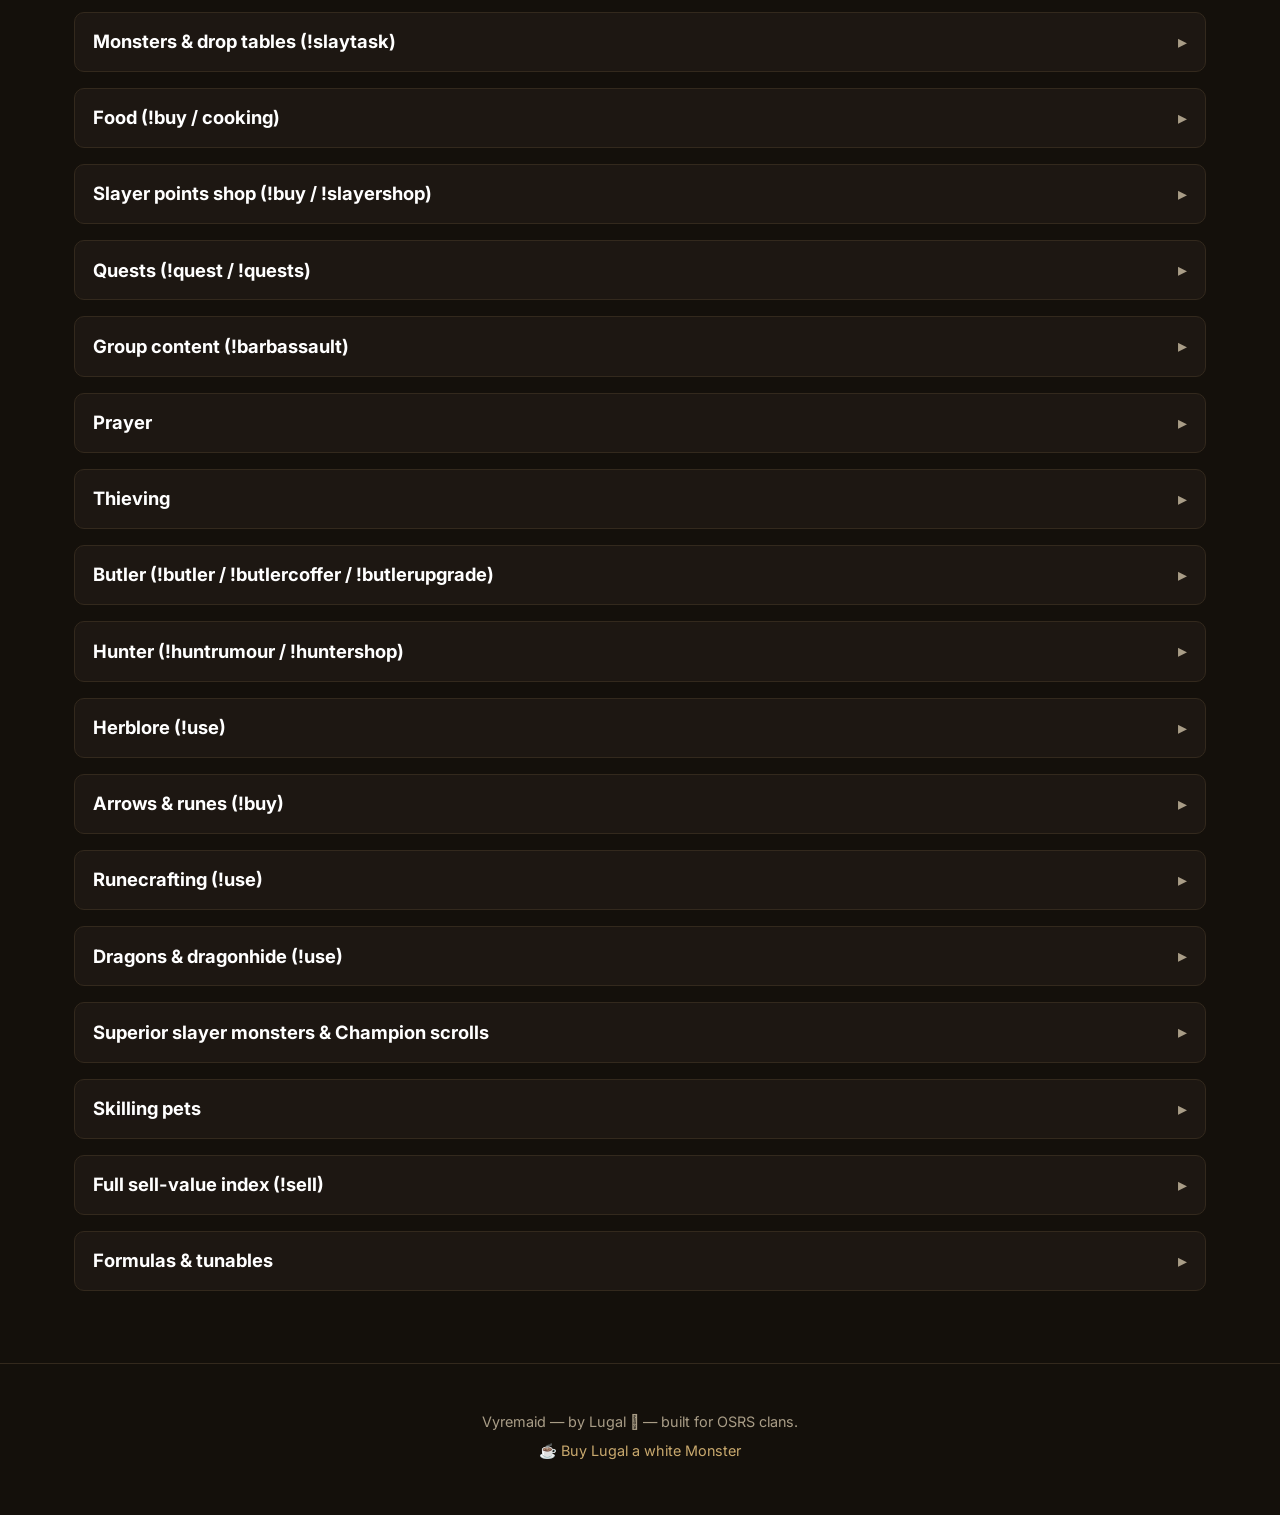
<file: wiki.html>
<!DOCTYPE html>
<html lang="en">
<head>
<meta charset="UTF-8">
<meta name="viewport" content="width=device-width, initial-scale=1.0">
<title>Vyremaid RPG Wiki — Full Item &amp; Recipe Reference</title>
<meta name="description" content="The full, exact Vyremaid RPG data reference: every gear item and price, every gathering resource, every recipe, every monster and its drop table — generated straight from the bot's live data.">
<link rel="icon" href="assets/icon.png">
<link rel="preconnect" href="https://fonts.googleapis.com">
<link rel="preconnect" href="https://fonts.gstatic.com" crossorigin>
<link href="https://fonts.googleapis.com/css2?family=Inter:wght@400;500;600;700;800&display=swap" rel="stylesheet">
<link rel="stylesheet" href="style.css">
</head>
<body>

<header class="hero">
  <div class="hero-inner">
    <img src="assets/icon.png" alt="Vyremaid" class="hero-icon">
    <h1>Vyremaid</h1>
    <p class="by-line">by Lugal 𒈗</p>
    <p class="tagline">RPG Wiki</p>
    <nav class="page-tabs">
      <a href="index.html">Overview</a>
      <a href="rpg.html">RPG System</a>
      <a href="wiki.html" class="active">RPG Wiki</a>
    </nav>
    <p class="summary">
      The full data reference — every gear item and its price, every gathering resource, every
      processing recipe, every monster and its drop table, every food item, every quest. Generated
      straight from the bot's own data files, not hand-typed, so it can't drift out of sync with
      what <code>!buy</code>/<code>!gather</code>/<code>!use</code>/<code>!slaytask</code>/
      <code>!quest</code> actually show you in Discord. For the narrative walkthrough of how the
      systems fit together, see the <a href="rpg.html">RPG System page</a> instead — this page is
      pure lookup tables.
    </p>
  </div>
</header>

<div class="wiki-toolbar">
  <input id="wiki-search" class="wiki-search" type="text" placeholder="Search items, resources, monsters…" autocomplete="off">
  <span id="wiki-count" class="wiki-count"></span>
  <nav class="wiki-jump">
    <a href="#gear">Gear/Buy</a>
    <a href="#special">Special items</a>
    <a href="#gathering">Gathering</a>
    <a href="#toolbelt">Toolbelt</a>
    <a href="#gathershop">Gathering shop</a>
    <a href="#passiveskilling">Passive skilling items</a>
    <a href="#recipes">Processing</a>
    <a href="#firemaking">Firemaking</a>
    <a href="#stringing">Fletching (string)</a>
    <a href="#monsters">Monsters</a>
    <a href="#food">Food</a>
    <a href="#slayershop">Slayer shop</a>
    <a href="#quests">Quests</a>
    <a href="#group">Group content</a>
    <a href="#prayer">Prayer</a>
    <a href="#thieving">Thieving</a>
    <a href="#butler">Butler</a>
    <a href="#hunter">Hunter</a>
    <a href="#herblore">Herblore</a>
    <a href="#ammo">Arrows &amp; runes</a>
    <a href="#runecrafting">Runecrafting</a>
    <a href="#dragonhide">Dragonhide</a>
    <a href="#superior">Superior &amp; scrolls</a>
    <a href="#pets">Pets</a>
    <a href="#sellvalues">Sell values</a>
    <a href="#constants">Formulas</a>
  </nav>
</div>

<main>

  <details class="rpg-section" id="gear">
    <summary><h2>Gear catalog (!buy / !gear / !equip)</h2></summary>
    <p class="section-note">
      Every buyable item, split by combat style. <strong>Weapon</strong> and <strong>ring</strong>
      are the only slots that reduce task time (Speed); every other slot carries a Defense rating
      instead, which reduces how much food a Medium/Hard slayer task burns through (see
      <a href="#constants">Formulas</a>). Buying via <code>!buy</code> is never level-gated —
      only <code>!equip</code> checks the level requirement.
    </p>
    <div id="gear-tables"></div>
  </details>

  <details class="rpg-section" id="special">
    <summary><h2>Special/reward items (!equip)</h2></summary>
    <p class="section-note">
      Named items that break the normal "one stat per slot" rule — some grant both a Speed and a
      Defense bonus at once. All untradeable (no <code>!sell</code> value) and reward-only: drops
      (Cyclops defenders), slayer points shop purchases (Slayer helm), or quest rewards — not
      buyable via <code>!buy</code>.
    </p>
    <div class="table-scroll">
      <table class="data-table" id="special-table">
        <thead><tr>
          <th>Item</th><th>Slot</th><th>Style</th><th>Requirements</th>
          <th class="num">Speed</th><th class="num">Defense</th>
        </tr></thead>
        <tbody></tbody>
      </table>
      <p class="no-results">No matches.</p>
    </div>
  </details>

  <details class="rpg-section" id="gathering">
    <summary><h2>Gathering resources (!gather)</h2></summary>
    <p class="section-note">
      Woodcutting, Mining, Fishing, and Flax (Crafting) — open-ended, runs until you
      <code>!stop</code>. <code>!gather</code> matching is forgiving — extra filler words
      ("copper ore"), missing qualifier words, missing apostrophes, and roman-vs-arabic numerals
      all resolve to the right resource.
    </p>
    <div class="table-scroll">
      <table class="data-table" id="gathering-table">
        <thead><tr>
          <th>Skill</th><th>Resource</th><th class="num">Level req</th><th class="num">XP/unit</th>
          <th class="num">Sec/unit</th><th class="num">XP/hr</th><th>Produces</th><th class="num">Sell value</th>
        </tr></thead>
        <tbody></tbody>
      </table>
      <p class="no-results">No matches.</p>
    </div>
  </details>

  <details class="rpg-section" id="toolbelt">
    <summary><h2>Toolbelt (!buy / !gathershop)</h2></summary>
    <p class="section-note">
      Pickaxe/hatchet tiers — a separate equip slot from combat gear, always active regardless of
      your combat style, and <strong>not buyable with gp</strong>: earned via <a href="#gathershop">Gathering
      points</a> instead. Speed reduces gathering time for their matching skill only.
    </p>
    <div class="table-scroll">
      <table class="data-table" id="toolbelt-table">
        <thead><tr>
          <th>Slot</th><th>Item</th><th>Skill</th><th class="num">Level req</th>
          <th class="num">Speed</th><th class="num">Points price</th>
        </tr></thead>
        <tbody></tbody>
      </table>
      <p class="no-results">No matches.</p>
    </div>
  </details>

  <details class="rpg-section" id="gathershop">
    <summary><h2>Gathering points shop (!gathershop)</h2></summary>
    <p class="section-note">
      Gathering points are a separate currency from gp and slayer points, earned passively while
      gathering (any skill, any resource — chance is normalized so the rate is a flat
      <span id="gathershop-rate"></span> regardless of what you're gathering). Spend them here on
      toolbelt upgrades via <code>!buy &lt;item&gt; [qty]</code>.
    </p>
    <div class="table-scroll">
      <table class="data-table" id="gathershop-table">
        <thead><tr><th>Item</th><th class="num">Points</th></tr></thead>
        <tbody></tbody>
      </table>
      <p class="no-results">No matches.</p>
    </div>
  </details>

  <details class="rpg-section" id="passiveskilling">
    <summary><h2>Passive skilling items</h2></summary>
    <p class="section-note">
      No <code>!equip</code> step — just owning one of these in your inventory grants its bonus.
      Quest rewards, untradeable.
    </p>
    <div class="table-scroll">
      <table class="data-table" id="passiveskilling-table">
        <thead><tr><th>Item</th><th>Skill</th><th class="num">Speed</th></tr></thead>
        <tbody></tbody>
      </table>
      <p class="no-results">No matches.</p>
    </div>
  </details>

  <details class="rpg-section" id="recipes">
    <summary><h2>Processing recipes (!use)</h2></summary>
    <p class="section-note">
      Cooking, Crafting, Prayer, Fletching, and Smithing — all queued through <code>!use</code>,
      flat 2s/unit regardless of tier (unlike gathering, which gets slower at higher tiers).
      Recipes with more than one possible output prompt you to pick one via reaction when you
      start it.
    </p>
    <div class="table-scroll">
      <table class="data-table" id="recipes-table">
        <thead><tr>
          <th>Skill</th><th>Input</th><th class="num">Level req</th><th class="num">XP/unit</th><th>Produces</th>
        </tr></thead>
        <tbody></tbody>
      </table>
      <p class="no-results">No matches.</p>
    </div>
  </details>

  <details class="rpg-section" id="firemaking">
    <summary><h2>Firemaking (via !use)</h2></summary>
    <p class="section-note">
      <code>!use &lt;logs&gt;</code> — logs that can also be Fletched (see Processing above) will
      ask which you want first. Burning always grants Firemaking xp only, no item produced.
    </p>
    <div class="table-scroll">
      <table class="data-table" id="firemaking-table">
        <thead><tr><th>Logs</th><th class="num">Level req</th><th class="num">XP/unit</th></tr></thead>
        <tbody></tbody>
      </table>
      <p class="no-results">No matches.</p>
    </div>
  </details>

  <details class="rpg-section" id="stringing">
    <summary><h2>Bow stringing (via !use)</h2></summary>
    <p class="section-note">
      <code>!use &lt;unstrung bow&gt;</code> — finishes it using 1 Bow string per bow (Bow
      string comes from <code>!use Flax</code>). Roughly doubles the bow's sell value over
      leaving it unstrung.
    </p>
    <div class="table-scroll">
      <table class="data-table" id="stringing-table">
        <thead><tr><th>Unstrung bow</th><th class="num">Level req</th><th class="num">XP/unit</th><th>Produces</th></tr></thead>
        <tbody></tbody>
      </table>
      <p class="no-results">No matches.</p>
    </div>
  </details>

  <details class="rpg-section" id="monsters">
    <summary><h2>Monsters &amp; drop tables (!slaytask)</h2></summary>
    <p class="section-note">
      Easy tasks never need food. Medium/Hard burn cooked food per kill (reduced by your Defense
      rating, never eliminated) — see <a href="#constants">Formulas</a> for the exact rates.
      Drop chance is per-kill, independent of the guaranteed bones drop.
    </p>
    <div class="table-scroll">
      <table class="data-table" id="monsters-table">
        <thead><tr>
          <th>Tier</th><th>Monster</th><th class="num">Combat Lv</th><th class="num">HP</th>
          <th class="num">Slayer req</th><th class="num">Sec/kill</th><th class="num">GP/kill</th><th>Drops</th>
        </tr></thead>
        <tbody></tbody>
      </table>
      <p class="no-results">No matches.</p>
    </div>
  </details>

  <details class="rpg-section" id="food">
    <summary><h2>Food (!buy / cooking)</h2></summary>
    <p class="section-note">
      Cook your own via <code>!use &lt;raw fish&gt;</code>, or buy straight from <code>!buy</code>
      at 2x sell value — gp from any skill can fund slayer food, not just Fishing+Cooking.
    </p>
    <div class="table-scroll">
      <table class="data-table" id="food-table">
        <thead><tr>
          <th>Food</th><th class="num">Heal value</th><th class="num">Shop price</th><th class="num">Sell value</th>
        </tr></thead>
        <tbody></tbody>
      </table>
      <p class="no-results">No matches.</p>
    </div>
  </details>

  <details class="rpg-section" id="slayershop">
    <summary><h2>Slayer points shop (!buy / !slayershop)</h2></summary>
    <p class="section-note">
      Bought with slayer points (a separate currency from gp, earned only on full task
      completions) — <code>!buy</code> auto-detects a points-priced item same as it does gp
      gear/food. <code>!slayershop</code> just browses the list.
    </p>
    <div class="table-scroll">
      <table class="data-table" id="slayershop-table">
        <thead><tr><th>Item</th><th class="num">Points</th></tr></thead>
        <tbody></tbody>
      </table>
      <p class="no-results">No matches.</p>
    </div>
  </details>

  <details class="rpg-section" id="quests">
    <summary><h2>Quests (!quest / !quests)</h2></summary>
    <p class="section-note">
      One-time completions, fixed duration by tier, no partial credit for stopping early (same
      shape as group content below). Every quest awards Quest Points based on its tier on top of
      its own reward — QP has its own separate milestone reward track, shown below the quest
      table. Names/requirements/reward flavor are pulled from real OSRS.
    </p>
    <div class="table-scroll">
      <table class="data-table" id="quests-table">
        <thead><tr>
          <th>Tier</th><th>Quest</th><th class="num">QP</th><th>Requirements</th>
          <th>XP rewards</th><th>Item reward</th><th>Monster unlock</th>
        </tr></thead>
        <tbody></tbody>
      </table>
      <p class="no-results">No matches.</p>
    </div>
    <h3>Quest point rewards</h3>
    <div class="table-scroll">
      <table class="data-table" id="qprewards-table">
        <thead><tr><th class="num">QP threshold</th><th>Item</th></tr></thead>
        <tbody></tbody>
      </table>
      <p class="no-results">No matches.</p>
    </div>
  </details>

  <details class="rpg-section" id="group">
    <summary><h2>Group content (!barbassault)</h2></summary>
    <p class="section-note">
      Not a shared/synchronized instance — "grouping" is purely the start gate. A recruitment
      post stays open indefinitely (no deadline) until enough players react, then everyone starts
      their own independent leg of the encounter at the same moment. Guaranteed fixed reward on
      completion, no partial credit for stopping early.
    </p>
    <div class="table-scroll">
      <table class="data-table" id="group-table">
        <thead><tr>
          <th>Encounter</th><th class="num">Party size</th><th class="num">Duration</th>
          <th>XP reward</th><th class="num">GP reward</th><th>Item reward</th>
        </tr></thead>
        <tbody></tbody>
      </table>
      <p class="no-results">No matches.</p>
    </div>
  </details>

  <details class="rpg-section" id="prayer">
    <summary><h2>Prayer</h2></summary>
    <p class="section-note">
      No <code>!prayer</code> command — your highest-unlocked tier auto-applies on every
      Medium/Hard slayer task and cuts how much food it burns through. Each tier has its own
      points pool (<span id="prayer-rate"></span> per Prayer level, refilled at the start of each
      task) that drains per kill while it's active — the stronger tiers drain faster than their
      pool grows, so the best tier can genuinely run dry before a long task finishes if your
      Prayer level hasn't kept pace.
    </p>
    <div class="table-scroll">
      <table class="data-table" id="prayer-table">
        <thead><tr>
          <th class="num">Level req</th><th>Prayer</th>
          <th class="num">Food demand cut</th><th class="num">Drain/kill</th>
        </tr></thead>
        <tbody></tbody>
      </table>
      <p class="no-results">No matches.</p>
    </div>
  </details>

  <details class="rpg-section" id="thieving">
    <summary><h2>Thieving</h2></summary>
    <p class="section-note">
      Trained purely through opportunistic events — no dedicated command. Events spawn roughly
      every <span id="thieving-cadence"></span> in your RPG channel; react with 🧤 within
      <span id="thieving-window"></span> to claim a share (everyone in time gets paid, not just
      first). XP is granted once per claim, scaling with your Thieving level.
    </p>
    <div class="table-scroll">
      <table class="data-table" id="thieving-table">
        <thead><tr><th>Event</th><th>Reward</th></tr></thead>
        <tbody></tbody>
      </table>
      <p class="no-results">No matches.</p>
    </div>
    <h3>Gem stall tiers</h3>
    <div class="table-scroll">
      <table class="data-table" id="thieving-gems-table">
        <thead><tr><th class="num">Thieving level</th><th>Gem</th></tr></thead>
        <tbody></tbody>
      </table>
      <p class="no-results">No matches.</p>
    </div>
    <h3>Ore cart tiers</h3>
    <div class="table-scroll">
      <table class="data-table" id="thieving-ore-table">
        <thead><tr><th class="num">Thieving level</th><th>Ore</th></tr></thead>
        <tbody></tbody>
      </table>
      <p class="no-results">No matches.</p>
    </div>
    <h3>Lockpick &amp; Rogue outfit</h3>
    <p class="section-note" id="thieving-lockpick"></p>
    <div class="table-scroll">
      <table class="data-table" id="thieving-outfit-table">
        <thead><tr><th>Rogue outfit piece</th></tr></thead>
        <tbody></tbody>
      </table>
      <p class="no-results">No matches.</p>
    </div>
  </details>

  <details class="rpg-section" id="butler">
    <summary><h2>Butler (!butler / !butlercoffer / !butlerupgrade)</h2></summary>
    <p class="section-note" id="butler-note"></p>
    <div class="table-scroll">
      <table class="data-table" id="butler-table">
        <thead><tr><th class="num">Step</th><th class="num">Speed</th><th class="num">Cost</th></tr></thead>
        <tbody></tbody>
      </table>
      <p class="no-results">No matches.</p>
    </div>
  </details>

  <details class="rpg-section" id="hunter">
    <summary><h2>Hunter (!huntrumour / !huntershop)</h2></summary>
    <p class="section-note">
      Task-assigned like Slayer, rewarded like gathering — every catch yields a guaranteed
      material and xp, no combat, no loot rolls, no food to manage. Catch count scales with your
      Hunter level (<span id="hunter-catches"></span> at level 0, +1 to both ends per level).
      Finishing the whole task also pays a completion bonus on top, escalating by tier.
    </p>
    <div class="table-scroll">
      <table class="data-table" id="hunter-table">
        <thead><tr>
          <th>Tier</th><th>Creature</th><th class="num">Level req</th><th class="num">Sec/catch</th>
          <th class="num">XP/catch</th><th class="num">XP/hr</th><th>Yields</th>
        </tr></thead>
        <tbody></tbody>
      </table>
      <p class="no-results">No matches.</p>
    </div>
    <h3>Per-tier rewards</h3>
    <div class="table-scroll">
      <table class="data-table" id="hunter-tiers-table">
        <thead><tr><th>Tier</th><th class="num">Hunter points</th><th class="num">Completion xp bonus</th></tr></thead>
        <tbody></tbody>
      </table>
      <p class="no-results">No matches.</p>
    </div>
    <h3>Hunter points shop (!buy / !huntershop)</h3>
    <p class="section-note" id="hunter-shop-note"></p>
    <div class="table-scroll">
      <table class="data-table" id="hunter-shop-table">
        <thead><tr><th>Item</th><th class="num">Points</th></tr></thead>
        <tbody></tbody>
      </table>
      <p class="no-results">No matches.</p>
    </div>
  </details>

  <details class="rpg-section" id="herblore">
    <summary><h2>Herblore (!use)</h2></summary>
    <p class="section-note">
      No Farming in this game — herbs drop from every slayer monster instead (see Monsters
      above), tier-matched to the monster's own level. <code>Druidic Ritual</code> (a novice
      quest, no requirements) unlocks the skill. <code>!use &lt;herb&gt; [qty|all]</code> brews a
      Regular/Super potion (herb + a Hunter material + a <code id="herblore-vial"></code>, buyable
      via <code>!buy</code>); <code>!use &lt;potion&gt;</code> drinks a gathering potion;
      <code>!use &lt;rare Hunter material&gt;</code> upgrades a Super potion into an Extended one
      (bigger effect budget, no fresh herb needed). The Hunter potion works like Super combat
      potion — auto-consumed on your next <code>!huntrumour</code>, no drinking step.
    </p>
    <h3>Herbs</h3>
    <div class="table-scroll">
      <table class="data-table" id="herblore-herbs-table">
        <thead><tr><th class="num">Level req</th><th>Herb</th></tr></thead>
        <tbody></tbody>
      </table>
      <p class="no-results">No matches.</p>
    </div>
    <h3>Potions</h3>
    <div class="table-scroll">
      <table class="data-table" id="herblore-recipes-table">
        <thead><tr>
          <th class="num">Level req</th><th>Potion</th><th>Inputs</th><th>Effect</th>
          <th class="num">Budget</th><th class="num">XP</th>
        </tr></thead>
        <tbody></tbody>
      </table>
      <p class="no-results">No matches.</p>
    </div>
  </details>

  <details class="rpg-section" id="ammo">
    <summary><h2>Arrows &amp; runes (!buy)</h2></summary>
    <p class="section-note">
      Range and Magic's second dps lever alongside the weapon itself — consumed per kill on a
      slayer task, buyable via <code>!buy &lt;name&gt; &lt;qty&gt;</code>. A bow can fire its own
      arrow tier and everything below it (not an exact match); a staff needs its <em>exact</em>
      combat rune plus, on higher tiers, a full bundle of elemental reagents too — see the staff
      table below. "Ammo retention %" armor (<a href="#gear">Gear catalog</a>) gives a chance
      each kill's ammo isn't consumed at all.
    </p>
    <h3>Arrows</h3>
    <div class="table-scroll">
      <table class="data-table" id="ammo-arrows-table">
        <thead><tr><th>Tier</th><th class="num">DPS</th><th class="num">Price (gp)</th><th>Bows that can fire it</th></tr></thead>
        <tbody></tbody>
      </table>
      <p class="no-results">No matches.</p>
    </div>
    <h3>Runes</h3>
    <div class="table-scroll">
      <table class="data-table" id="ammo-runes-table">
        <thead><tr><th>Rune</th><th class="num">DPS</th><th class="num">Price (gp)</th></tr></thead>
        <tbody></tbody>
      </table>
      <p class="no-results">No matches.</p>
    </div>
    <h3>Staff ammo bundles</h3>
    <p class="section-note">Every rune listed must be owned in full for the staff to get any ammo dps at all — no partial bundles.</p>
    <div class="table-scroll">
      <table class="data-table" id="ammo-staffs-table">
        <thead><tr><th>Staff</th><th>Runes needed per kill</th></tr></thead>
        <tbody></tbody>
      </table>
      <p class="no-results">No matches.</p>
    </div>
  </details>

  <details class="rpg-section" id="runecrafting">
    <summary><h2>Runecrafting (!use)</h2></summary>
    <p class="section-note" id="runecrafting-note"></p>
    <div class="table-scroll">
      <table class="data-table" id="runecrafting-table">
        <thead><tr><th class="num">Level req</th><th>Rune</th><th class="num">XP per essence</th></tr></thead>
        <tbody></tbody>
      </table>
      <p class="no-results">No matches.</p>
    </div>
  </details>

  <details class="rpg-section" id="dragonhide">
    <summary><h2>Dragons &amp; dragonhide (!use)</h2></summary>
    <p class="section-note">
      Green/Blue/Red/Black dragon spawn on Hard slayer tasks (see <a href="#monsters">Monsters</a>),
      each dropping their own raw dragonhide. <code>!use &lt;color&gt; dragonhide [qty|all]</code>
      tans it for a flat gp fee (no xp, instant); <code>!use Tanned &lt;color&gt; dragonhide</code>
      crafts it into that tier's Range armor via Crafting — see the matching tier in the
      <a href="#gear">Gear catalog</a> for the exact armor stats/level req.
    </p>
    <div class="table-scroll">
      <table class="data-table" id="dragonhide-table">
        <thead><tr><th>Color</th><th class="num">Tan fee (gp)</th></tr></thead>
        <tbody></tbody>
      </table>
      <p class="no-results">No matches.</p>
    </div>
  </details>

  <details class="rpg-section" id="superior">
    <summary><h2>Superior slayer monsters &amp; Champion scrolls</h2></summary>
    <p class="section-note" id="superior-note"></p>
  </details>

  <details class="rpg-section" id="pets">
    <summary><h2>Skilling pets</h2></summary>
    <p class="section-note" id="pets-note"></p>
    <div class="table-scroll">
      <table class="data-table" id="pets-table">
        <thead><tr><th>Skill</th><th>Pet</th></tr></thead>
        <tbody></tbody>
      </table>
      <p class="no-results">No matches.</p>
    </div>
  </details>

  <details class="rpg-section" id="sellvalues">
    <summary><h2>Full sell-value index (!sell)</h2></summary>
    <p class="section-note">
      Every raw/dropped/gathered/processed item's flat sell value. Gear (weapons/armor) isn't
      listed here — those sell for half their <code>!buy</code> price instead; see the
      <a href="#gear">Gear catalog</a> above.
    </p>
    <div class="table-scroll">
      <table class="data-table" id="sellvalues-table">
        <thead><tr><th>Item</th><th class="num">Sell value</th></tr></thead>
        <tbody></tbody>
      </table>
      <p class="no-results">No matches.</p>
    </div>
  </details>

  <details class="rpg-section" id="constants">
    <summary><h2>Formulas &amp; tunables</h2></summary>
    <p class="section-note">The actual numbers behind task speed, difficulty gating, and food demand — for anyone who wants to do the math themselves rather than take it on faith.</p>
    <div id="constants-body"></div>
  </details>

</main>

<footer>
  <p>Vyremaid — by Lugal 𒈗 — built for OSRS clans.</p>
  <p><a href="https://ko-fi.com/lugal">☕ Buy Lugal a white Monster</a></p>
</footer>

<script>
const fmtGp = n => n.toLocaleString() + "gp";
const esc = s => String(s).replace(/[&<>"]/g, c => ({"&":"&amp;","<":"&lt;",">":"&gt;",'"':"&quot;"}[c]));

function badge(text, cls) {
  return `<span class="badge badge-${cls}">${esc(text)}</span>`;
}

fetch("wiki_data.json?v=" + Date.now())
  .then(r => r.json())
  .then(render)
  .catch(err => {
    document.querySelector("main").innerHTML =
      `<p style="color:#e08787">Couldn't load wiki_data.json — ${esc(err.message)}</p>`;
  });

const fmtReqs = reqs => Object.keys(reqs || {}).length
  ? Object.entries(reqs).map(([skill, lvl]) => `${esc(skill)} ${lvl}`).join(", ")
  : "—";
const fmtXpRewards = xp => Object.entries(xp || {}).map(([skill, amt]) => `${esc(skill)} +${amt.toLocaleString()}`).join(", ");

function render(data) {
  renderGear(data.gear);

  renderRows("special-table", data.special_items, r => `
    <tr><td>${esc(r.name)}</td><td>${esc(r.slot)}</td><td>${badge(r.style === "any" ? "any" : r.style, r.style)}</td>
    <td>${fmtReqs(r.requirements)}</td>
    <td class="num">${r.speed_pct ? "-" + r.speed_pct + "%" + (r.archetype ? ` (vs ${esc(r.archetype)} only)` : "") : "—"}</td>
    <td class="num">${r.defense ? "+" + r.defense : "—"}</td></tr>`);

  renderRows("gathering-table", data.gathering, r => `
    <tr><td>${esc(r.skill)}</td><td>${esc(r.resource)}</td><td class="num">${r.level_req}</td>
    <td class="num">${r.xp_per_unit}</td><td class="num">${r.tick_seconds}</td>
    <td class="num">${r.xp_per_hour.toLocaleString()}</td><td>${esc(r.produces)}</td>
    <td class="num">${r.sell_value != null ? fmtGp(r.sell_value) : "—"}</td></tr>`);

  renderRows("toolbelt-table", data.toolbelt, r => `
    <tr><td>${esc(r.slot)}</td><td>${esc(r.name)}</td><td>${esc(r.skill)}</td>
    <td class="num">${r.level_req}</td><td class="num">-${r.speed_pct}%</td>
    <td class="num">${r.points_price.toLocaleString()}</td></tr>`);

  document.getElementById("gathershop-rate").textContent = `${data.gathering_shop.points_per_hour}/hour`;
  renderRows("gathershop-table", data.gathering_shop.items, r => `
    <tr><td>${esc(r.item)}</td><td class="num">${r.points.toLocaleString()}</td></tr>`);

  renderRows("passiveskilling-table", data.passive_skilling_items, r => `
    <tr><td>${esc(r.name)}</td><td>${esc(r.skill)}</td><td class="num">-${r.speed_pct}%</td></tr>`);

  renderRows("recipes-table", data.recipes, r => `
    <tr><td>${esc(r.skill)}</td><td>${esc(r.input)}</td><td class="num">${r.level_req}</td>
    <td class="num">${r.xp_per_unit}</td>
    <td>${r.outputs.length ? esc(r.outputs.join(r.outputs.length > 1 ? " / " : "")) : "XP only, no item"}</td></tr>`);

  renderRows("firemaking-table", data.firemaking, r => `
    <tr><td>${esc(r.input)}</td><td class="num">${r.level_req}</td><td class="num">${r.xp_per_unit}</td></tr>`);

  renderRows("stringing-table", data.stringing, r => `
    <tr><td>${esc(r.input)}</td><td class="num">${r.level_req}</td><td class="num">${r.xp_per_unit}</td>
    <td>${esc(r.output)}</td></tr>`);

  renderRows("monsters-table", data.monsters, r => `
    <tr><td>${badge(r.difficulty, r.difficulty)}</td><td>${esc(r.name)}</td>
    <td class="num">${r.combat_level}</td><td class="num">${r.hp}</td>
    <td class="num">${r.slayer_req}</td><td class="num">${r.tick_seconds}</td>
    <td class="num">${r.gp_min}–${r.gp_max}</td>
    <td>${r.drops.map(d => `${esc(d.item)} ×${d.qty_min === d.qty_max ? d.qty_min : d.qty_min + "-" + d.qty_max} (${Math.round(d.chance * 100)}%)`).join(", ")}</td></tr>`);

  renderRows("food-table", data.food, r => `
    <tr><td>${esc(r.item)}</td><td class="num">${r.heal_value}</td>
    <td class="num">${fmtGp(r.shop_price)}</td>
    <td class="num">${r.sell_value != null ? fmtGp(r.sell_value) : "—"}</td></tr>`);

  renderRows("slayershop-table", data.slayer_shop, r => `
    <tr><td>${esc(r.item)}</td><td class="num">${r.points.toLocaleString()}</td></tr>`);

  renderRows("quests-table", data.quests, r => `
    <tr><td>${badge(r.tier, r.tier)}</td><td>${esc(r.name)}</td><td class="num">${r.points}</td>
    <td>${[fmtReqs(r.requirements), r.quest_requirements.length ? "After: " + esc(r.quest_requirements.join(", ")) : ""].filter(Boolean).join("<br>")}</td>
    <td>${fmtXpRewards(r.xp_rewards)}</td>
    <td>${r.item_reward ? esc(r.item_reward) : "—"}</td>
    <td>${[r.unlocks_monster, r.unlocks_resource].filter(Boolean).map(esc).join(", ") || "—"}</td></tr>`);

  renderRows("qprewards-table", data.qp_rewards, r => `
    <tr><td class="num">${r.threshold}</td><td>${esc(r.item)}</td></tr>`);

  renderRows("group-table", data.group_content, r => `
    <tr><td>${esc(r.name)}</td><td class="num">${r.party_size}</td>
    <td class="num">${r.duration_minutes} min</td>
    <td>${fmtXpRewards(r.xp_reward)}</td>
    <td class="num">${fmtGp(r.gp_reward)}</td>
    <td>${esc(r.item_reward)}</td></tr>`);

  renderRows("sellvalues-table", data.loot_values, r => `
    <tr><td>${esc(r.item)}</td><td class="num">${fmtGp(r.sell_value)}</td></tr>`);

  renderPrayer(data.prayer);
  renderThieving(data.thieving);
  renderButler(data.butler);
  renderHunter(data.hunter);
  renderHerblore(data.herblore);
  renderAmmo(data.ammo);
  renderRunecrafting(data.runecrafting);
  renderDragonhide(data.dragonhide);
  renderSuperior(data.superior);
  renderPets(data.pets);

  renderConstants(data.constants);
  setupSearch();
}

function renderRows(tableId, rows, rowHtml) {
  document.querySelector(`#${tableId} tbody`).innerHTML = rows.map(rowHtml).join("");
}

function renderGear(gear) {
  const styleOrder = ["melee", "range", "mage", "any"];
  const styleLabel = { melee: "Melee", range: "Ranged", mage: "Magic", any: "Universal (any style)" };
  const container = document.getElementById("gear-tables");
  container.innerHTML = styleOrder.map(style => {
    const rows = gear.filter(g => g.style === style);
    if (!rows.length) return "";
    const bySlot = {};
    rows.forEach(r => { (bySlot[r.slot] = bySlot[r.slot] || []).push(r); });
    const slotOrder = ["weapon", "shield", "head", "body", "legs", "hands", "feet", "cape", "amulet", "ring"];
    const body = slotOrder.filter(s => bySlot[s]).map(slot =>
      bySlot[slot].map(r => `
        <tr><td>${esc(slot)}</td><td>${esc(r.name)}</td><td class="num">${r.level_req}</td>
        <td class="num">${r.price === 0 ? "Free" : fmtGp(r.price)}</td>
        <td class="num">${r.speed_pct != null ? "-" + r.speed_pct + "%" : "—"}</td>
        <td class="num">${r.defense_rating != null ? "+" + r.defense_rating : "—"}</td>
        <td class="num">${r.ammo_retention_pct ? "+" + r.ammo_retention_pct + "%" : "—"}</td></tr>`
      ).join("")
    ).join("");
    return `
      <h3>${badge(styleLabel[style], style)}</h3>
      <div class="table-scroll">
        <table class="data-table gear-table" data-style="${style}">
          <thead><tr><th>Slot</th><th>Item</th><th class="num">Level req</th>
          <th class="num">Price</th><th class="num">Speed</th><th class="num">Defense</th>
          <th class="num">Ammo retention</th></tr></thead>
          <tbody>${body}</tbody>
        </table>
        <p class="no-results">No matches.</p>
      </div>`;
  }).join("");
}

function renderConstants(c) {
  const rows = [
    ["Slayer task size", `${c.task_kills_base_min}-${c.task_kills_base_max} kills at Slayer 0, +1 to both ends per Slayer level`],
    ["Difficulty gate", `Medium needs Slayer ${c.tier_min_slayer_level.medium}, Hard needs Slayer ${c.tier_min_slayer_level.hard} (on top of each monster's own req)`],
    ["Difficulty tick multiplier", `Easy ×${c.tier_tick_multiplier.easy}, Medium ×${c.tier_tick_multiplier.medium}, Hard ×${c.tier_tick_multiplier.hard} (stacks on top of each monster's own tick_seconds)`],
    ["Slayer points per task", `Easy +${c.tier_slayer_points.easy}, Medium +${c.tier_slayer_points.medium}, Hard +${c.tier_slayer_points.hard}`],
    ["Food demand per kill", `Easy needs none, Medium ${c.tier_food_demand_per_kill.medium}, Hard ${c.tier_food_demand_per_kill.hard} food points/kill`],
    ["Defense → food reduction", `-${(c.defense_food_reduction_per_point * 100).toFixed(0)}% demand per point of Defense rating, floored at ${(c.defense_food_floor * 100).toFixed(0)}% of base demand — armor can never fully remove the need for food`],
    ["Processing speed", `Flat ${c.process_tick_seconds}s/unit for !use, !burn, !string — not gear/level scaled`],
    ["Level speed bonus", `${c.level_speed_pct_per_level}% task-time reduction per average level in your active style's trained skills (e.g. 29.7% at level 99)`],
    ["Speed floor", `Combined gear + level speed bonus can't push a kill below ${(c.min_tick_fraction * 100).toFixed(0)}% of its base time`],
    ["Processed goods multiplier", `Cooking/Crafting a raw drop into something else multiplies its sell value ${c.processed_sell_multiplier}x`],
    ["Food shop markup", `Buying cooked food via !ge costs ${c.food_shop_markup}x its sell value — cooking your own is cheaper`],
  ];
  document.getElementById("constants-body").innerHTML = `
    <div class="table-scroll">
      <table class="data-table cmd-table"><tbody>
        ${rows.map(([k, v]) => `<tr><td>${esc(k)}</td><td>${esc(v)}</td></tr>`).join("")}
      </tbody></table>
    </div>`;
}

function renderPrayer(p) {
  document.getElementById("prayer-rate").textContent = `${p.points_per_level} points`;
  renderRows("prayer-table", p.tiers, r => `
    <tr><td class="num">${r.level_req}</td><td>${esc(r.name)}</td>
    <td class="num">-${r.food_reduction_pct}%</td><td class="num">${r.drain_per_kill}</td></tr>`);
}

function renderThieving(t) {
  document.getElementById("thieving-cadence").textContent = `${t.cadence.min_interval_minutes}-${t.cadence.max_interval_minutes} min`;
  document.getElementById("thieving-window").textContent = `${t.cadence.claim_window_minutes} min`;
  renderRows("thieving-table", t.kinds, r => `
    <tr><td>${esc(r.label)}</td><td>${esc(r.reward)}</td></tr>`);
  renderRows("thieving-gems-table", t.gem_tiers, r => `
    <tr><td class="num">${r.level_req}</td><td>${esc(r.item)}</td></tr>`);
  renderRows("thieving-ore-table", t.ore_tiers, r => `
    <tr><td class="num">${r.level_req}</td><td>${esc(r.item)}</td></tr>`);
  document.getElementById("thieving-lockpick").innerHTML =
    `<code>!lockpick</code> instantly opens a ${esc(t.lockpick.item)} (a rare drop from any monster) — ` +
    `~${100 - t.lockpick.outfit_chance_pct}% of the time it's ${t.lockpick.gem_qty_min}-${t.lockpick.gem_qty_max}x ` +
    `${esc(t.lockpick.gem_item)}, ~${t.lockpick.outfit_chance_pct}% of the time a Rogue outfit piece instead ` +
    `(only rolled from pieces you don't already own). Each piece owned gives +${t.rogue_outfit.per_piece_bonus_pct}% ` +
    `Thieving xp/loot, plus a further +${t.rogue_outfit.full_set_bonus_pct}% once all 5 are owned.`;
  renderRows("thieving-outfit-table", t.rogue_outfit.pieces.map(name => ({ name })), r => `<tr><td>${esc(r.name)}</td></tr>`);
}

function renderButler(b) {
  document.getElementById("butler-note").textContent =
    `Gathers a resource in the background alongside your own task — same names as !gather, ` +
    `zero xp, items only. Starts at a free ${b.base_speed_pct}% of your own gather rate, ` +
    `upgradable to a 50% cap. Draws from its own pre-funded coffer at ${b.gp_per_minute.toLocaleString()} gp per ` +
    `minute of actual work — running dry just ends the job there, nothing already banked is lost.`;
  renderRows("butler-table", b.upgrade_steps, (r, i) => `
    <tr><td class="num">${i + 1}</td><td class="num">${r.speed_pct}%</td><td class="num">${fmtGp(r.cost)}</td></tr>`);
}

function renderHunter(h) {
  document.getElementById("hunter-catches").textContent = `${h.task_catches_base_min}-${h.task_catches_base_max} catches`;
  renderRows("hunter-table", h.creatures, r => `
    <tr><td>${badge(r.difficulty, r.difficulty)}</td><td>${esc(r.name)}</td>
    <td class="num">${r.level_req}</td><td class="num">${r.tick_seconds}</td>
    <td class="num">${r.xp_per_catch}</td><td class="num">${r.xp_per_hour.toLocaleString()}</td>
    <td>${esc(r.output)}</td></tr>`);
  const tiers = ["easy", "medium", "hard"];
  renderRows("hunter-tiers-table", tiers.map(t => ({
    tier: t, points: h.tier_points[t], bonus: h.completion_xp_bonus[t],
  })), r => `
    <tr><td>${badge(r.tier, r.tier)}</td><td class="num">+${r.points}</td>
    <td class="num">+${r.bonus.toLocaleString()}</td></tr>`);
  document.getElementById("hunter-shop-note").innerHTML =
    `The Guild hunter outfit is 5 pieces buyable individually (unlike the Rogue outfit's random drops) — ` +
    `each owned piece gives +${h.outfit_per_piece_speed_pct}% catch speed, plus a further ` +
    `+${h.outfit_full_set_speed_pct}% once all 5 are owned. The task extension multiplies your catch count ` +
    `${h.extend_multiplier}x, same shape as Slayer's Task Extension.`;
  renderRows("hunter-shop-table", h.shop, r => `
    <tr><td>${esc(r.item)}</td><td class="num">${r.points.toLocaleString()}</td></tr>`);
}

function renderHerblore(hb) {
  document.getElementById("herblore-vial").textContent = hb.vial_item + ` (${hb.vial_price.toLocaleString()}gp)`;
  renderRows("herblore-herbs-table", hb.herbs, r => `
    <tr><td class="num">${r.level_req}</td><td>${esc(r.name)}</td></tr>`);
  renderRows("herblore-recipes-table", hb.recipes, r => {
    const inputsStr = r.inputs.map(i => `${i.qty}x ${esc(i.item)}`).join(", ");
    const effectStr = r.boosts_skill
      ? `+${r.speed_pct}% ${esc(r.boosts_skill)} speed`
      : `+${r.speed_pct}% Hunter speed (1 task/dose)`;
    const budgetStr = r.budget != null ? `${r.budget.toLocaleString()} resources` : "1 task";
    return `
      <tr><td class="num">${r.level_req}</td><td>${esc(r.output)}</td><td>${inputsStr}</td>
      <td>${effectStr}</td><td class="num">${budgetStr}</td><td class="num">${r.xp.toLocaleString()}</td></tr>`;
  });
}

function renderAmmo(a) {
  const bowsFor = tier => Object.entries(a.bow_max_arrow_tier)
    .filter(([, maxTier]) => a.arrows.findIndex(x => x.tier === maxTier) >= a.arrows.findIndex(x => x.tier === tier))
    .map(([bow]) => bow).join(", ");
  renderRows("ammo-arrows-table", a.arrows, r => `
    <tr><td>${esc(r.tier)}</td><td class="num">${r.dps}</td><td class="num">${fmtGp(r.price)}</td>
    <td>${esc(bowsFor(r.tier))}</td></tr>`);
  renderRows("ammo-runes-table", a.runes, r => `
    <tr><td>${esc(r.name)}</td><td class="num">${r.dps}</td><td class="num">${fmtGp(r.price)}</td></tr>`);
  renderRows("ammo-staffs-table", Object.entries(a.staff_ammo_cost), ([staff, cost]) => `
    <tr><td>${esc(staff)}</td><td>${Object.entries(cost).map(([rune, qty]) => `${qty}x ${esc(rune)}`).join(", ")}</td></tr>`);
}

function renderRunecrafting(rc) {
  document.getElementById("runecrafting-note").innerHTML =
    `<code>${esc(rc.essence_item)}</code> (Mining, unlocked by the <code>Rune Mysteries</code> quest) is the ` +
    `raw material — <code>!use ${esc(rc.essence_item)} &lt;rune&gt; [qty|all]</code> converts it. Yield per ` +
    `essence starts at 1 and climbs the higher your Runecrafting level is above a rune's own unlock level ` +
    `(+1 rune per 10 levels above it), capped at ${rc.multiplier_cap}x.`;
  renderRows("runecrafting-table", rc.recipes, r => `
    <tr><td class="num">${r.level_req}</td><td>${esc(r.rune)}</td><td class="num">${r.xp}</td></tr>`);
}

function renderDragonhide(dh) {
  renderRows("dragonhide-table", dh, r => `
    <tr><td>${esc(r.color)}</td><td class="num">${fmtGp(r.tan_price)}</td></tr>`);
}

function renderSuperior(s) {
  document.getElementById("superior-note").innerHTML =
    `A 1 in ${Math.round(1 / s.chance).toLocaleString()} chance per kill that it becomes a "superior" ` +
    `encounter — counts as ${s.xp_multiplier}x a normal kill's worth of Slayer xp, and gets a second, ` +
    `independent roll at its Champion scroll (see below). ` +
    `<br><br>Every kill (superior or not) also has a 1 in ${Math.round(1 / s.champion_scroll_chance).toLocaleString()} ` +
    `chance to drop that monster's own named Champion scroll (e.g. "Champion scroll (Goblin)") — a rare, ` +
    `purely cosmetic collectible with no other use yet, a placeholder collection-log slot for monsters until ` +
    `real bosses exist.`;
}

function renderPets(p) {
  document.getElementById("pets-note").innerHTML =
    `A rare passive chance to pick up a pet while training Woodcutting, Mining, Fishing, Hunter, or ` +
    `Thieving — never from combat. Chance scales with how much xp a single gather stop / Hunter task / ` +
    `Thieving claim actually granted: <code>xp_gained / ${p.xp_constant.toLocaleString()}</code> — so a long ` +
    `session isn't shortchanged relative to many short ones, and one shared number balances all five skills ` +
    `despite their very different pacing. Purely cosmetic, no stat bonus.`;
  renderRows("pets-table", p.pets, r => `<tr><td>${esc(r.skill)}</td><td>${esc(r.name)}</td></tr>`);
}

function setupSearch() {
  const input = document.getElementById("wiki-search");
  const countEl = document.getElementById("wiki-count");
  const allTables = () => document.querySelectorAll(".data-table");

  function apply() {
    const q = input.value.trim().toLowerCase();
    let shown = 0, total = 0;
    const matchesBySection = new Map();
    allTables().forEach(table => {
      const rows = table.querySelectorAll("tbody tr");
      let visibleInTable = 0;
      rows.forEach(row => {
        total++;
        const match = !q || row.textContent.toLowerCase().includes(q);
        row.style.display = match ? "" : "none";
        if (match) { shown++; visibleInTable++; }
      });
      const wrap = table.closest(".table-scroll");
      const noResults = wrap && wrap.querySelector(".no-results");
      if (noResults) noResults.style.display = (q && visibleInTable === 0) ? "block" : "none";
      if (wrap) wrap.style.display = (q && visibleInTable === 0 && rows.length > 0) ? "none" : "";
      const section = table.closest("details.rpg-section");
      if (section) matchesBySection.set(section, (matchesBySection.get(section) || 0) + visibleInTable);
    });
    // While actively searching, expand sections with a hit and collapse ones without — cleared
    // query leaves sections exactly as the user last set them, no surprise auto-collapse.
    if (q) {
      document.querySelectorAll("details.rpg-section").forEach(section => {
        section.open = (matchesBySection.get(section) || 0) > 0;
      });
    }
    countEl.textContent = q ? `${shown} / ${total} rows match` : "";
  }

  input.addEventListener("input", apply);
}

function openHashTarget() {
  const id = decodeURIComponent(location.hash.slice(1));
  if (!id) return;
  const el = document.getElementById(id);
  if (el && el.tagName === "DETAILS") {
    el.open = true;
    requestAnimationFrame(() => el.scrollIntoView({ behavior: "smooth", block: "start" }));
  }
}
window.addEventListener("hashchange", openHashTarget);
window.addEventListener("DOMContentLoaded", openHashTarget);
</script>

</body>
</html>
</file>
<file: style.css>
:root {
  --gold: #c9a96e;
  --gold-bright: #e0be7f;
  --dark-bg: #14100b;
  --panel-bg: #1d1712;
  --panel-border: #33291d;
  --text: #ede4d3;
  --text-dim: #a99d87;
}

* {
  box-sizing: border-box;
}

html, body {
  margin: 0;
  padding: 0;
  background: var(--dark-bg);
  color: var(--text);
  font-family: 'Inter', -apple-system, BlinkMacSystemFont, sans-serif;
  line-height: 1.6;
  overflow-x: hidden;
}

code {
  background: rgba(201, 169, 110, 0.12);
  color: var(--gold-bright);
  padding: 0.15em 0.45em;
  border-radius: 4px;
  font-family: 'SFMono-Regular', Consolas, 'Liberation Mono', Menlo, monospace;
  font-size: 0.9em;
}

/* --- Hero --- */

.hero {
  padding: 4.5rem 1.5rem 3.5rem;
  text-align: center;
  background:
    radial-gradient(ellipse at top, rgba(201, 169, 110, 0.10), transparent 60%),
    var(--dark-bg);
  border-bottom: 1px solid var(--panel-border);
}

.hero-inner {
  max-width: 680px;
  margin: 0 auto;
}

.hero-icon {
  width: 88px;
  height: 88px;
  border-radius: 20px;
  box-shadow: 0 0 0 1px var(--panel-border), 0 8px 30px rgba(0, 0, 0, 0.5);
  margin-bottom: 1.25rem;
}

.hero h1 {
  font-size: 2.75rem;
  font-weight: 800;
  margin: 0 0 0.25rem;
  color: #fff;
  letter-spacing: -0.02em;
}

.by-line {
  color: var(--text-dim);
  font-size: 0.95rem;
  margin: 0 0 1rem;
}

.tagline {
  color: var(--gold);
  font-weight: 600;
  font-size: 1.05rem;
  margin: 0 0 1.75rem;
  text-transform: uppercase;
  letter-spacing: 0.08em;
}

.page-tabs {
  display: flex;
  gap: 0.6rem;
  justify-content: center;
  margin: 0 0 1.75rem;
}

.page-tabs a {
  padding: 0.5rem 1.3rem;
  border-radius: 8px;
  text-decoration: none;
  font-weight: 600;
  font-size: 0.88rem;
  color: var(--text-dim);
  border: 1px solid var(--panel-border);
  transition: color 0.15s ease, border-color 0.15s ease;
}

.page-tabs a.active {
  background: linear-gradient(180deg, var(--gold-bright), var(--gold));
  color: #1a1408;
  border-color: transparent;
}

.page-tabs a:hover:not(.active) {
  color: var(--gold-bright);
  border-color: var(--gold);
}

.summary {
  color: var(--text-dim);
  font-size: 1.02rem;
  text-align: left;
  margin: 0 0 2.25rem;
}

.cta-row {
  display: flex;
  gap: 0.85rem;
  justify-content: center;
  flex-wrap: wrap;
  margin-bottom: 1.25rem;
}

.btn {
  display: inline-block;
  padding: 0.85rem 1.6rem;
  border-radius: 10px;
  font-weight: 600;
  font-size: 0.98rem;
  text-decoration: none;
  transition: transform 0.15s ease, box-shadow 0.15s ease;
}

.btn:hover {
  transform: translateY(-1px);
}

.btn-primary {
  background: linear-gradient(180deg, var(--gold-bright), var(--gold));
  color: #1a1408;
  box-shadow: 0 6px 20px rgba(201, 169, 110, 0.25);
}

.btn-primary:hover {
  box-shadow: 0 8px 26px rgba(201, 169, 110, 0.4);
}

.btn-secondary {
  background: transparent;
  color: var(--text);
  border: 1px solid var(--panel-border);
}

.btn-secondary:hover {
  border-color: var(--gold);
  color: var(--gold-bright);
}

.slash-note {
  color: var(--text-dim);
  font-size: 0.88rem;
  margin: 0;
}

/* --- Main --- */

main {
  max-width: 1180px;
  margin: 0 auto;
  padding: 3.5rem 1.5rem;
}

h2 {
  font-size: 1.5rem;
  font-weight: 700;
  color: #fff;
  margin: 0 0 0.5rem;
}

.section-note {
  color: var(--text-dim);
  font-size: 0.9rem;
  margin: 0 0 1.5rem;
}

.features {
  margin-bottom: 3.5rem;
}

.feature-grid {
  display: grid;
  grid-template-columns: repeat(auto-fit, minmax(380px, 1fr));
  gap: 1rem;
}

.feature-card {
  background: var(--panel-bg);
  border: 1px solid var(--panel-border);
  border-radius: 12px;
  padding: 1.25rem 1.4rem;
}

.feature-card h3 {
  margin: 0 0 0.5rem;
  font-size: 1.02rem;
  color: var(--gold-bright);
}

.feature-card p {
  margin: 0;
  color: var(--text-dim);
  font-size: 0.93rem;
}

/* --- Click-to-expand examples --- */

.example {
  margin-top: 0.85rem;
}

.example summary {
  cursor: pointer;
  color: var(--gold);
  font-size: 0.83rem;
  font-weight: 600;
  list-style: none;
  user-select: none;
}

.example summary::-webkit-details-marker {
  display: none;
}

.example summary::before {
  content: "▸ ";
}

.example[open] summary::before {
  content: "▾ ";
}

.example summary:hover {
  color: var(--gold-bright);
}

.discord-mock {
  margin-top: 0.65rem;
  background: #313338;
  border-radius: 8px;
  padding: 0.8rem 0.95rem;
  font-family: -apple-system, BlinkMacSystemFont, 'Inter', sans-serif;
  overflow-x: auto;
}

.dc-user {
  display: flex;
  align-items: center;
  gap: 0.5rem;
  margin-bottom: 0.35rem;
}

.dc-avatar {
  width: 24px;
  height: 24px;
  border-radius: 50%;
  flex-shrink: 0;
}

.dc-username {
  color: #f2f3f5;
  font-weight: 600;
  font-size: 0.85rem;
}

.dc-bot-tag {
  background: #5865f2;
  color: #fff;
  font-size: 0.58rem;
  padding: 1px 4px;
  border-radius: 3px;
  font-weight: 700;
  letter-spacing: 0.02em;
}

.dc-plain-text {
  color: #dbdee1;
  font-size: 0.85rem;
  margin: 0.15rem 0;
}

.dc-plain-text code {
  font-size: 0.85em;
}

.dc-mention {
  background: rgba(88, 101, 242, 0.3);
  color: #c9cdfb;
  padding: 0 0.25em;
  border-radius: 3px;
}

.dc-embed {
  border-left: 4px solid var(--embed-color, #f1c40f);
  background: #2b2d31;
  border-radius: 4px;
  padding: 0.65rem 0.85rem;
  max-width: 100%;
}

.dc-embed-author {
  display: flex;
  align-items: center;
  gap: 0.4rem;
  font-size: 0.75rem;
  color: #dbdee1;
  margin-bottom: 0.35rem;
}

.dc-embed-author img {
  width: 16px;
  height: 16px;
  border-radius: 50%;
}

.dc-embed-title {
  color: #fff;
  font-weight: 700;
  font-size: 0.9rem;
  margin-bottom: 0.4rem;
}

.dc-embed-fields {
  display: grid;
  grid-template-columns: repeat(auto-fit, minmax(110px, 1fr));
  gap: 0.5rem 1.25rem;
  margin-top: 0.4rem;
}

.dc-fields-3 {
  grid-template-columns: repeat(3, minmax(90px, 1fr));
}

.dc-fields-2 {
  grid-template-columns: repeat(2, minmax(180px, 1fr));
  gap: 0.75rem 1.25rem;
}

.dc-field-name {
  color: #b5bac1;
  font-size: 0.65rem;
  text-transform: uppercase;
  font-weight: 700;
  letter-spacing: 0.02em;
  margin-bottom: 0.1rem;
}

.dc-field-value {
  color: #dbdee1;
  font-size: 0.8rem;
  margin-bottom: 0.4rem;
}

/* For fields whose "name" is a full sentence (e.g. MMG method + profit) rather than a short
   label like a skill name — Discord doesn't uppercase field names, so dc-field-name's small
   caps treatment would look wrong here. */
.dc-field-title {
  color: #fff;
  font-weight: 700;
  font-size: 0.78rem;
  line-height: 1.35;
  margin-bottom: 0.15rem;
}

.dc-field-desc {
  color: #949ba4;
  font-size: 0.76rem;
  margin-bottom: 0.65rem;
  line-height: 1.4;
}

.dc-embed-footer {
  color: #949ba4;
  font-size: 0.67rem;
  margin-top: 0.6rem;
  line-height: 1.5;
}

.dc-code {
  background: #232428;
  color: #dbdee1;
  font-family: 'SFMono-Regular', Consolas, 'Liberation Mono', Menlo, monospace;
  font-size: 0.72rem;
  padding: 0.6rem 0.7rem;
  border-radius: 4px;
  margin: 0.3rem 0;
  overflow-x: auto;
  white-space: pre;
  line-height: 1.5;
}

.setup {
  background: var(--panel-bg);
  border: 1px solid var(--panel-border);
  border-radius: 14px;
  padding: 2rem 2.25rem;
}

.setup h3 {
  color: var(--gold-bright);
  font-size: 1.05rem;
  font-weight: 600;
  margin: 1.75rem 0 0.75rem;
}

.setup h3:first-of-type {
  margin-top: 0.5rem;
}

.setup ol {
  margin: 0 0 1rem;
  padding-left: 1.25rem;
}

.setup li {
  margin-bottom: 0.6rem;
  color: var(--text);
}

.setup-note {
  margin: 1.25rem 0 0;
  color: var(--text-dim);
  font-size: 0.9rem;
}

.setup-note a {
  color: var(--gold-bright);
}

/* --- RPG page: data tables, tier cards, callouts --- */

.rpg-section {
  margin-bottom: 1rem;
}

.rpg-section summary {
  list-style: none;
  cursor: pointer;
  display: flex;
  align-items: center;
  justify-content: space-between;
  gap: 1rem;
  padding: 0.9rem 1.1rem;
  background: var(--panel-bg);
  border: 1px solid var(--panel-border);
  border-radius: 10px;
  user-select: none;
}

.rpg-section summary::-webkit-details-marker {
  display: none;
}

.rpg-section summary h2 {
  margin: 0;
  font-size: 1.15rem;
}

.rpg-section summary::after {
  content: "▸";
  color: var(--text-dim);
  font-size: 1.1rem;
  flex-shrink: 0;
  transition: transform 0.15s ease;
}

.rpg-section[open] summary::after {
  transform: rotate(90deg);
}

.rpg-section summary:hover {
  border-color: var(--gold);
}

.rpg-section summary:hover h2 {
  color: var(--gold-bright);
}

.rpg-section[open] summary {
  border-radius: 10px 10px 0 0;
  border-bottom: none;
}

.rpg-section > *:not(summary) {
  padding: 0 0.1rem;
}

.rpg-section .section-note {
  margin-top: 1rem;
}

.rpg-section h3 {
  color: var(--gold-bright);
  font-size: 1.1rem;
  font-weight: 600;
  margin: 1.75rem 0 0.6rem;
}

.rpg-section h3:first-of-type {
  margin-top: 0;
}

.rpg-section p {
  color: var(--text-dim);
  font-size: 0.94rem;
  margin: 0 0 0.9rem;
}

.callout {
  background: rgba(201, 169, 110, 0.08);
  border: 1px solid var(--panel-border);
  border-left: 3px solid var(--gold);
  border-radius: 8px;
  padding: 0.85rem 1.1rem;
  margin: 0 0 1.25rem;
  font-size: 0.9rem;
  color: var(--text);
}

.callout strong {
  color: var(--gold-bright);
}

.table-scroll {
  overflow-x: auto;
  margin: 0 0 1.5rem;
  border: 1px solid var(--panel-border);
  border-radius: 10px;
}

.data-table {
  width: 100%;
  border-collapse: collapse;
  font-size: 0.83rem;
  background: var(--panel-bg);
}

.data-table th,
.data-table td {
  padding: 0.5rem 0.8rem;
  text-align: left;
  border-bottom: 1px solid var(--panel-border);
  white-space: nowrap;
}

.data-table th {
  color: var(--gold-bright);
  font-weight: 700;
  font-size: 0.72rem;
  text-transform: uppercase;
  letter-spacing: 0.03em;
  background: rgba(201, 169, 110, 0.06);
}

.data-table tr:last-child td {
  border-bottom: none;
}

.data-table td.num {
  text-align: right;
  font-variant-numeric: tabular-nums;
}

.cmd-table td:first-child {
  color: var(--gold-bright);
  font-family: 'SFMono-Regular', Consolas, 'Liberation Mono', Menlo, monospace;
  font-size: 0.82rem;
  white-space: nowrap;
}

.cmd-table td:last-child {
  white-space: normal;
  color: var(--text-dim);
}

/* --- Wiki page: search, quick-jump, badges --- */

.wiki-toolbar {
  position: sticky;
  top: 0;
  z-index: 10;
  background: rgba(20, 16, 11, 0.92);
  backdrop-filter: blur(6px);
  border-bottom: 1px solid var(--panel-border);
  padding: 0.85rem 1.5rem;
  display: flex;
  gap: 0.9rem;
  align-items: center;
  flex-wrap: wrap;
}

.wiki-search {
  flex: 1 1 240px;
  max-width: 360px;
  background: var(--panel-bg);
  border: 1px solid var(--panel-border);
  border-radius: 8px;
  padding: 0.55rem 0.85rem;
  color: var(--text);
  font-family: 'Inter', sans-serif;
  font-size: 0.9rem;
}

.wiki-search:focus {
  outline: none;
  border-color: var(--gold);
}

.wiki-jump {
  display: flex;
  gap: 0.4rem;
  flex-wrap: wrap;
}

.wiki-jump a {
  color: var(--text-dim);
  text-decoration: none;
  font-size: 0.8rem;
  padding: 0.35rem 0.7rem;
  border-radius: 6px;
  border: 1px solid transparent;
  white-space: nowrap;
}

.wiki-jump a:hover {
  color: var(--gold-bright);
  border-color: var(--panel-border);
}

.wiki-count {
  color: var(--text-dim);
  font-size: 0.78rem;
  white-space: nowrap;
}

.badge {
  display: inline-block;
  padding: 0.1em 0.55em;
  border-radius: 5px;
  font-size: 0.72rem;
  font-weight: 700;
  text-transform: uppercase;
  letter-spacing: 0.02em;
}

.badge-easy { background: rgba(90, 170, 100, 0.18); color: #7fd88f; }
.badge-medium { background: rgba(201, 169, 110, 0.18); color: var(--gold-bright); }
.badge-hard { background: rgba(190, 70, 70, 0.2); color: #e08787; }
.badge-melee { background: rgba(190, 70, 70, 0.15); color: #e08787; }
.badge-range { background: rgba(90, 150, 90, 0.15); color: #8fd18f; }
.badge-mage { background: rgba(90, 110, 200, 0.18); color: #a6b4f0; }
.badge-any { background: rgba(150, 150, 150, 0.15); color: #c5c5c5; }
.badge-novice { background: rgba(90, 170, 100, 0.18); color: #7fd88f; }
.badge-intermediate { background: rgba(201, 169, 110, 0.18); color: var(--gold-bright); }
.badge-experienced { background: rgba(190, 70, 70, 0.2); color: #e08787; }
.badge-master { background: rgba(140, 90, 200, 0.2); color: #c3a6f0; }

.wiki-section-nav-spacer { height: 0.25rem; }

.no-results {
  color: var(--text-dim);
  font-size: 0.85rem;
  padding: 0.75rem 0.9rem;
  display: none;
}

/* --- Footer --- */

footer {
  text-align: center;
  padding: 2.5rem 1.5rem 3rem;
  border-top: 1px solid var(--panel-border);
  color: var(--text-dim);
  font-size: 0.9rem;
}

footer p {
  margin: 0.35rem 0;
}

footer a {
  color: var(--gold);
  text-decoration: none;
}

footer a:hover {
  color: var(--gold-bright);
}

/* --- Responsive --- */

@media (max-width: 500px) {
  .hero h1 {
    font-size: 2.1rem;
  }
  .hero {
    padding: 3rem 1.25rem 2.5rem;
  }
  .btn {
    width: 100%;
    text-align: center;
  }
  .cta-row {
    flex-direction: column;
  }
}
</file>
